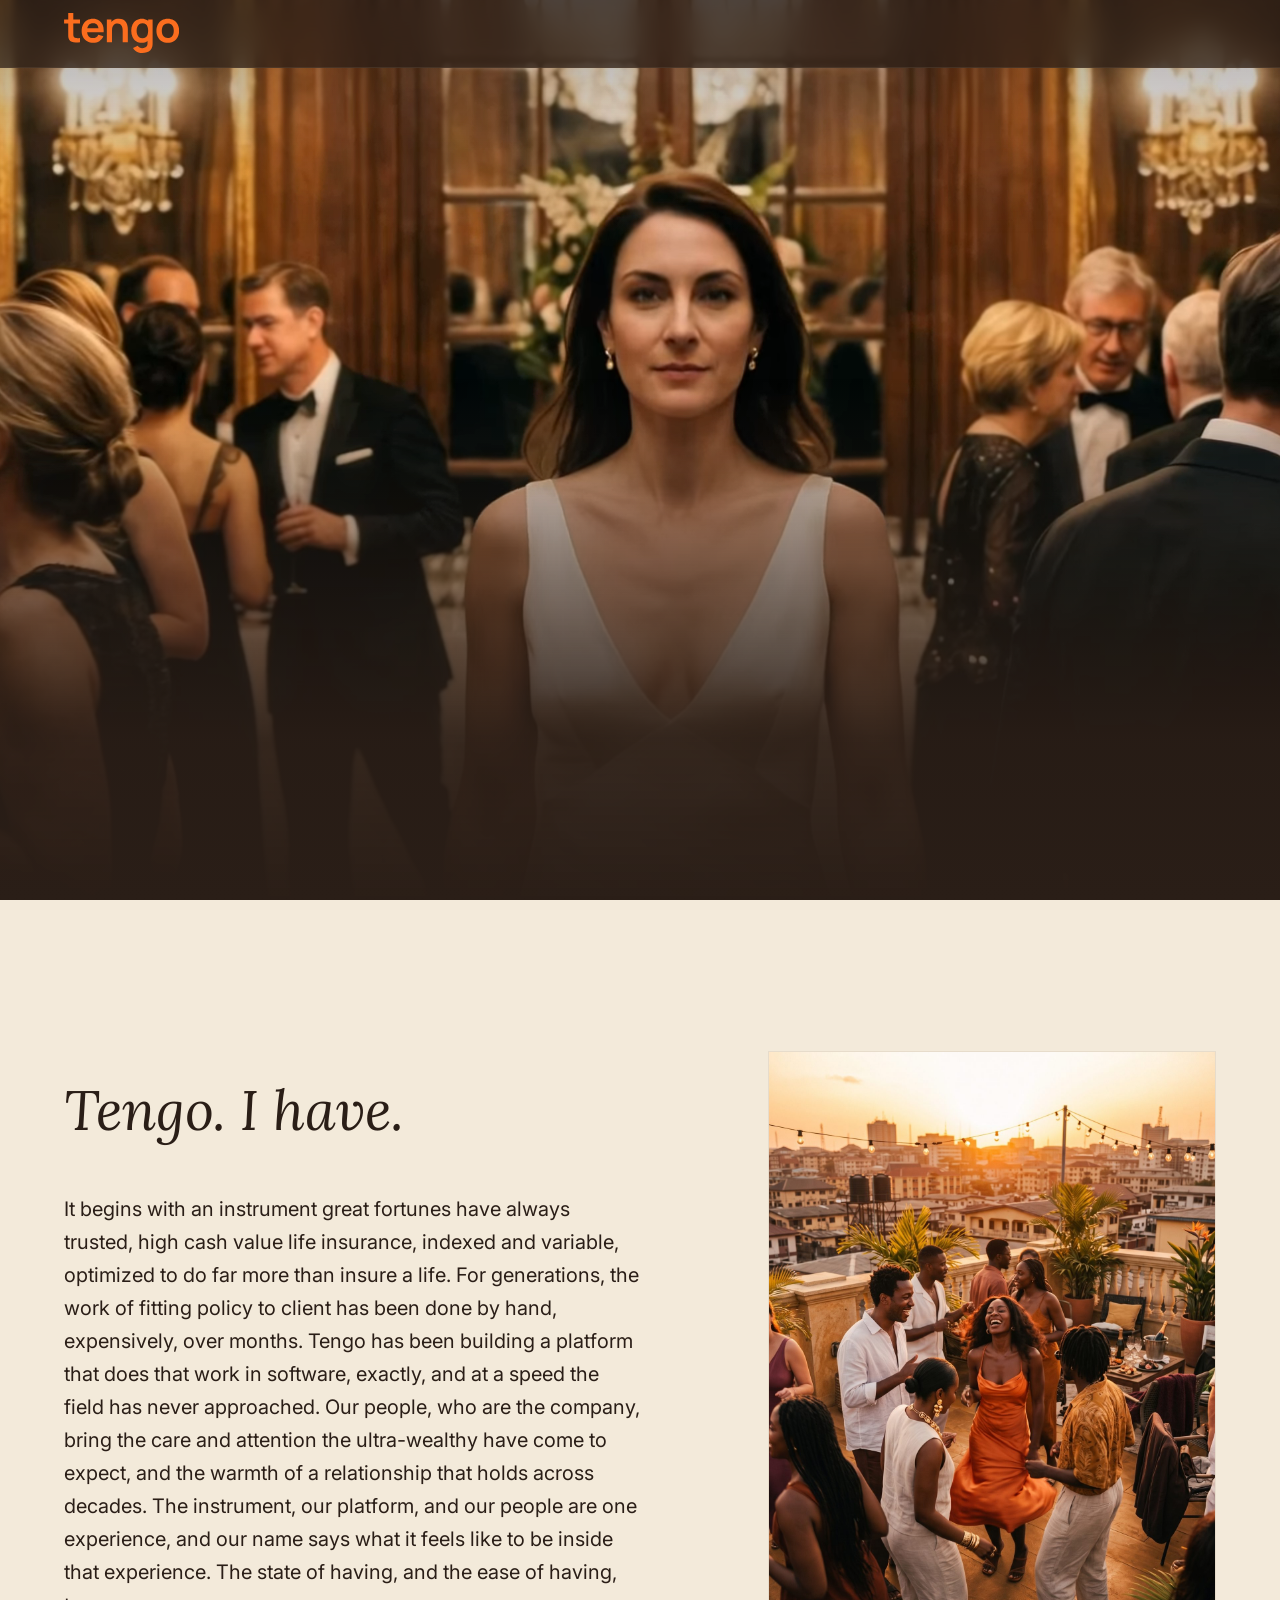
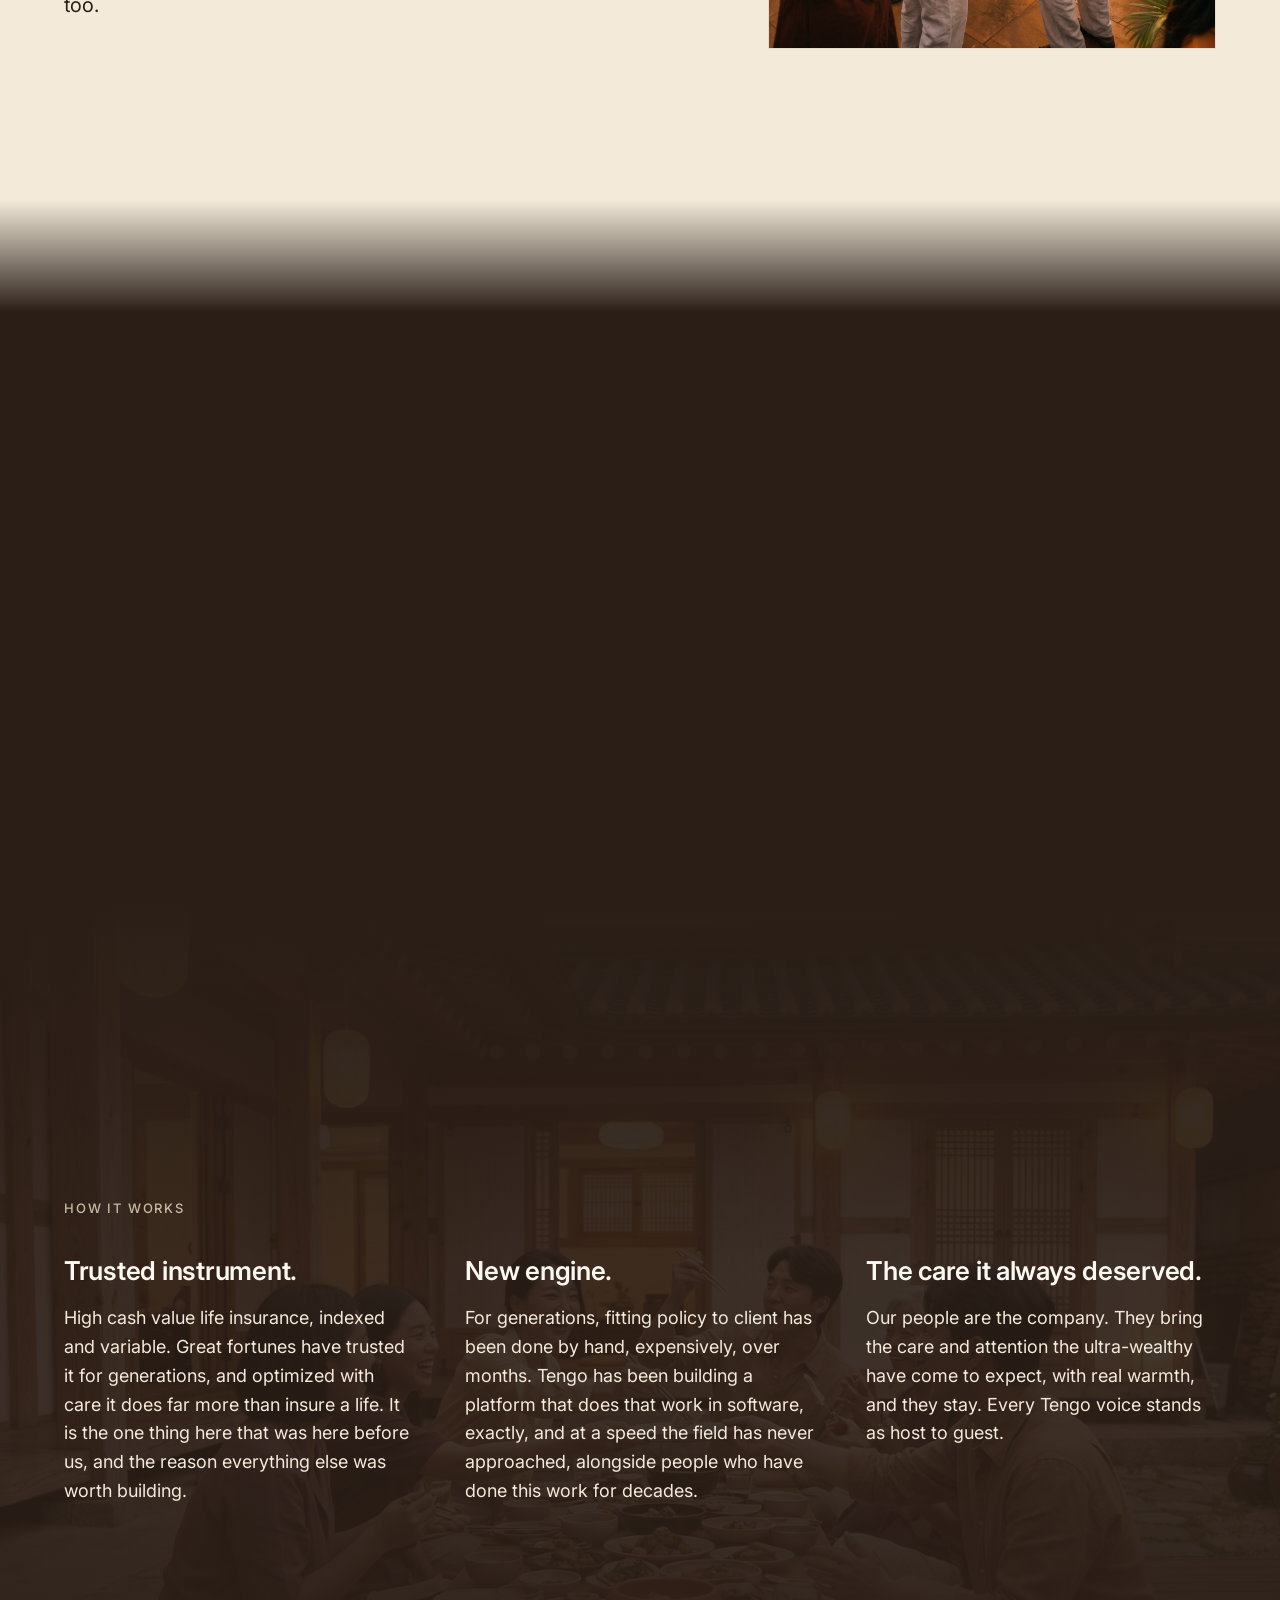
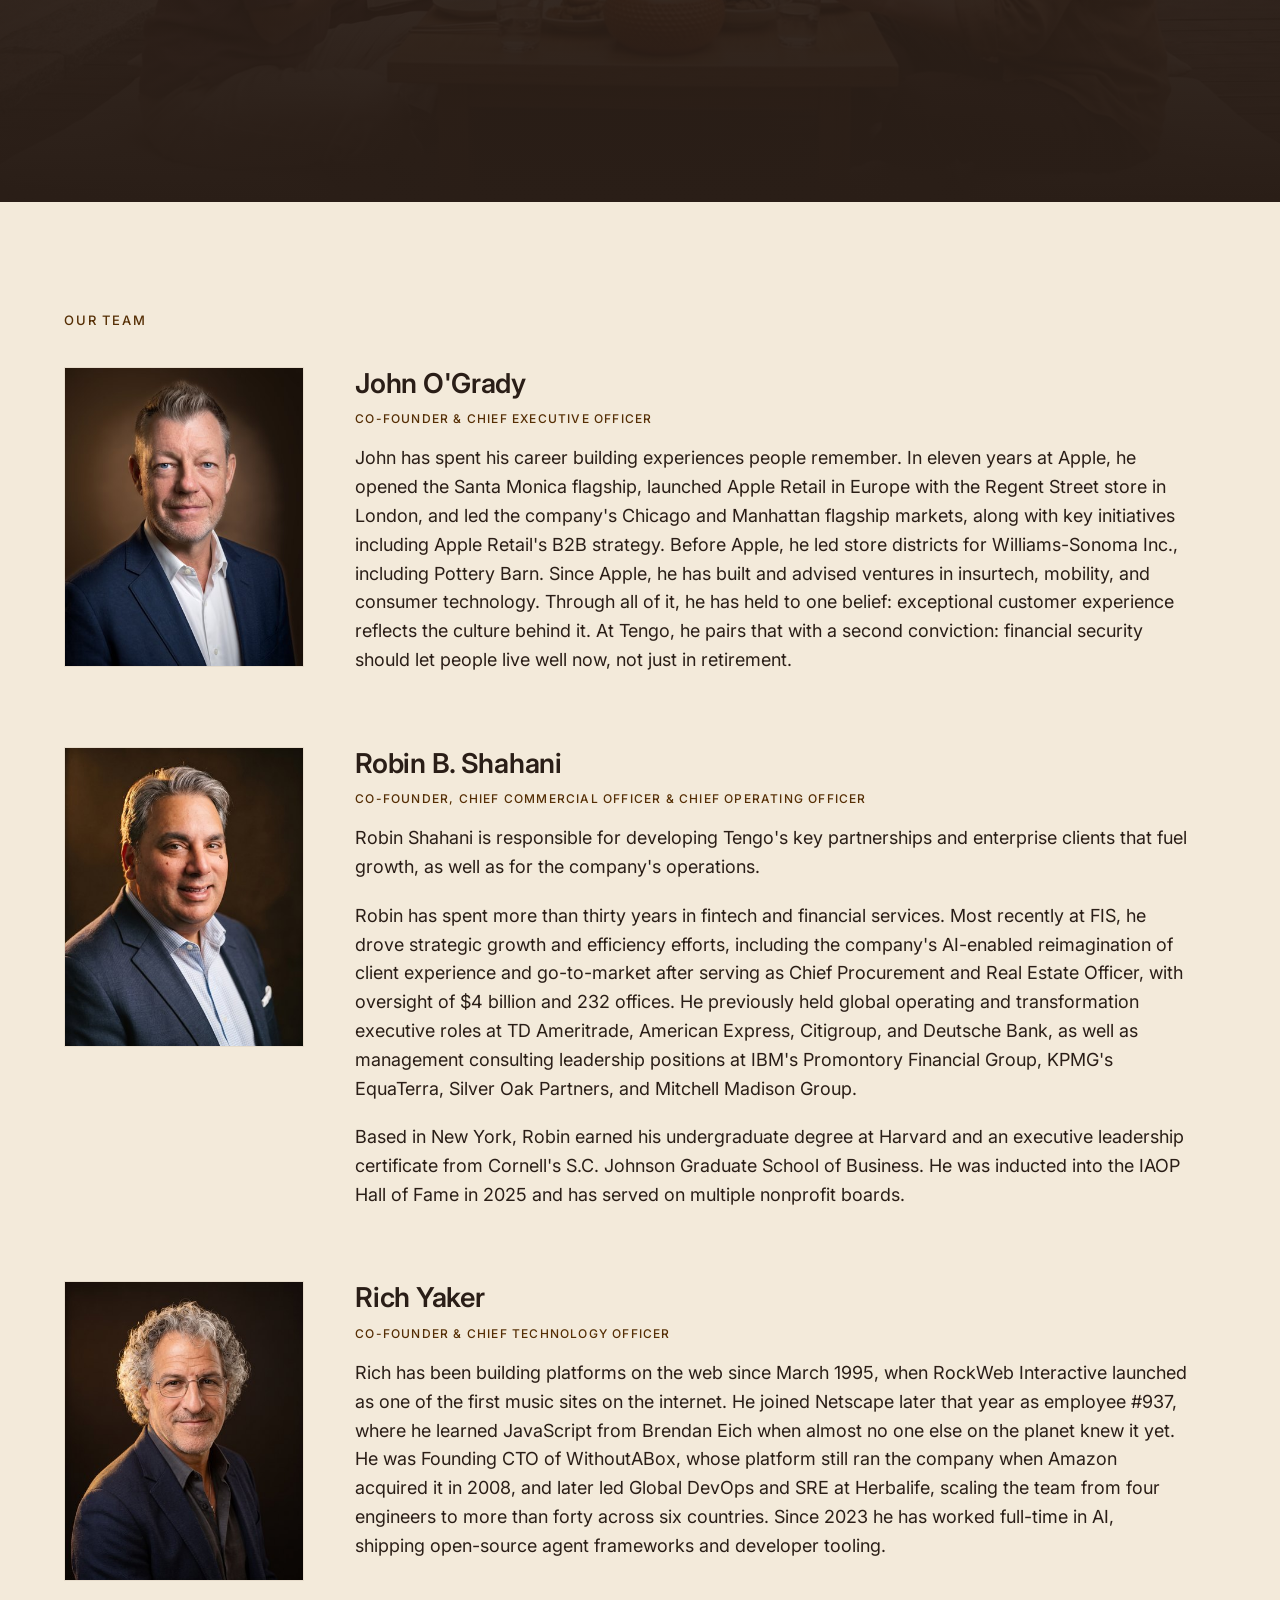
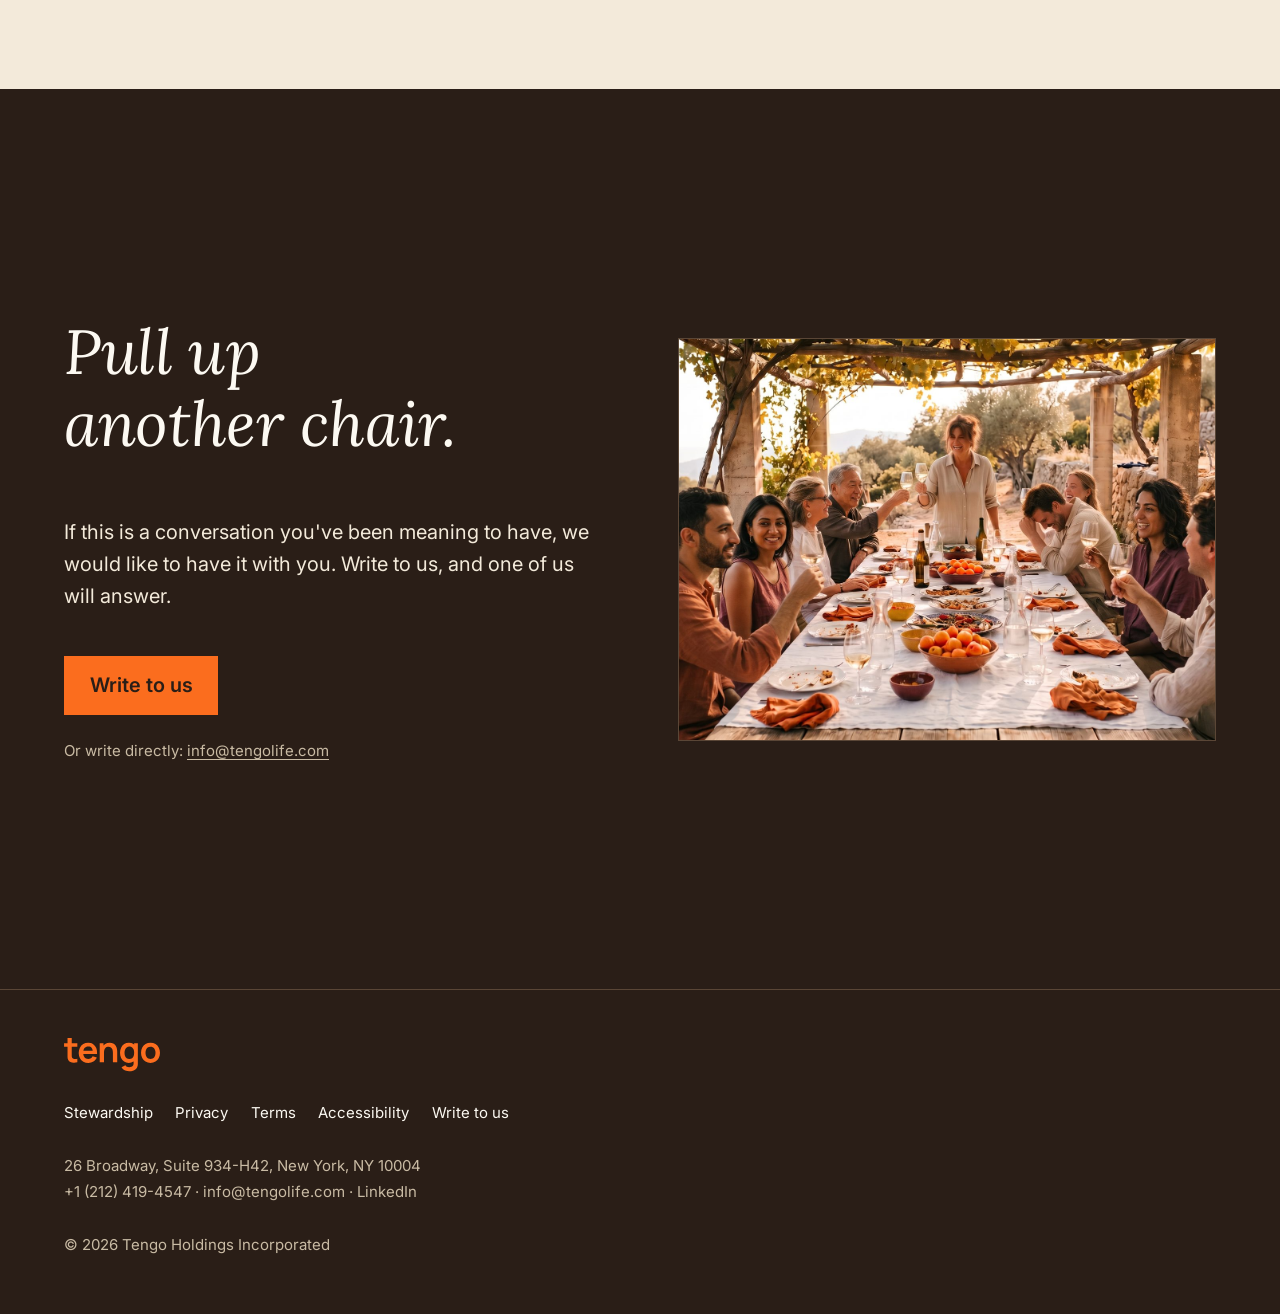
<file: index.html>
<!doctype html>
<html lang="en">
<head>
<meta charset="utf-8">
<script>document.documentElement.className+=' js';</script>
<meta name="viewport" content="width=device-width, initial-scale=1, viewport-fit=cover">
<title>Tengo</title>
<link rel="icon" href="/favicon.ico" sizes="any">
<link rel="icon" href="/favicon-32.png" type="image/png" sizes="32x32">
<link rel="apple-touch-icon" href="/apple-touch-icon.png">
<meta name="description" content="The permanent and variable life insurance great fortunes have always trusted. Tengo rewrites everything around it.">
<meta name="color-scheme" content="dark">
<meta name="theme-color" content="#2A1E17">

<!-- Handoff note for Rich: fonts load from Google so this previews anywhere. On
     tengolife.com, replace the <link> below with the Style Guide's tengo_tokens.css
     (self-hosted @font-face) and drop the :root palette block that duplicates it.
     The wordmark is the Style Guide artwork, inlined. The arrival sequence is in media/;
     its poster is its own last frame. Portraits are img/portrait-*.jpg (see README-handoff.md). -->
<link rel="preconnect" href="https://fonts.googleapis.com">
<link rel="preconnect" href="https://fonts.gstatic.com" crossorigin>
<link href="https://fonts.googleapis.com/css2?family=Inter:ital,wght@0,400;0,500;0,600;1,400&family=Lora:ital,wght@0,400;0,500;1,400;1,500&display=swap" rel="stylesheet">

<style>
/* ---------- Tengo brand tokens (Style Guide v2.2, visual.md) ---------- */
:root {
  --espresso:#2A1E17; --soft-dark:#3A2C22; --cocoa:#5A4636; --ivory:#FCF9F2; --cream:#F3EADA;
  --tan:#C9BBA4; --muted:#8A7C6B; --hairline:#E7DCCB; --tangerine:#FB6D1E; --ember:#B4552B;
  --warm-brown:#552E04; --plum:#5E3A5A; --mauve:#B98DB2;

  --ground:var(--espresso); --text:var(--ivory); --text-secondary:var(--cream); --text-quiet:var(--tan);
  --rule:var(--cocoa); --accent:var(--tangerine); --on-accent:var(--espresso); --focus:var(--tangerine);

  --font-display:"Lora", Georgia, serif;
  --font-body:"Inter","Helvetica Neue",Arial,system-ui,sans-serif;
  --gutter:clamp(16px,5vw,72px);
  --measure:36rem;
  --nav-h:4.25rem;
  color-scheme:dark;
}
/* A cream ground. Roles change on it. */
.cream {
  --ground:var(--cream); --text:var(--espresso); --text-secondary:var(--soft-dark); --text-quiet:var(--warm-brown);
  --rule:var(--hairline); --accent:var(--ember); --focus:var(--ember);
  background:var(--ground); color:var(--text);
}
.dark { background:var(--espresso); color:var(--ivory); }

/* ---------- Base ---------- */
*,*::before,*::after{box-sizing:border-box}
html{scroll-behavior:smooth}
@media (prefers-reduced-motion:reduce){html{scroll-behavior:auto}}
body{margin:0;background:var(--espresso);color:var(--ivory);font-family:var(--font-body);
  font-size:clamp(1.0625rem,0.95rem + 0.5vw,1.25rem);line-height:1.6;-webkit-font-smoothing:antialiased;overflow-x:hidden}
img{max-width:100%;display:block}
a{color:var(--accent);text-decoration-thickness:1px;text-underline-offset:.18em}
:focus-visible{outline:2px solid var(--focus);outline-offset:4px;border-radius:2px}
p{margin:0} p+p{margin-top:1.1em}
.display{font-family:var(--font-display);font-style:italic;font-weight:400;line-height:1.15;letter-spacing:-0.005em;text-wrap:balance}
.skip{position:absolute;left:var(--gutter);top:-4rem;background:var(--tangerine);color:var(--espresso);padding:.6rem 1rem;font-weight:600;z-index:30}
.skip:focus{top:1rem}
.inner{width:min(100%,72rem);margin-inline:auto}

/* ---------- Sticky nav ---------- */
.nav{position:fixed;inset:0 0 auto 0;height:var(--nav-h);z-index:20;
  display:flex;align-items:center;padding:0 var(--gutter);
  background:rgba(42,30,23,.72);-webkit-backdrop-filter:blur(14px);backdrop-filter:blur(14px);
  border-bottom:1px solid rgba(90,70,54,.45)}
.nav .wordmark{width:clamp(96px,9vw,124px);display:block}
.wordmark svg{width:100%;height:auto;display:block}

/* ---------- Screens ---------- */
.screen{min-height:100svh;display:grid;align-content:center;padding:clamp(5rem,12vh,9rem) var(--gutter)}
.h{font-size:clamp(2rem,1.4rem + 2.6vw,3.5rem);margin:0 0 .9em}
.label{font-family:var(--font-body);font-style:normal;font-weight:500;font-size:.8125rem;letter-spacing:.14em;text-transform:uppercase;color:var(--text-quiet);margin:0 0 2.25rem}
.strong{font-family:var(--font-body);font-style:normal;font-weight:600;letter-spacing:-0.01em;line-height:1.2}
.body{max-width:var(--measure)}
.body p{line-height:1.65}

/* Screen 1 — Arrival */
.arrival{position:relative;min-height:100svh;display:grid;align-content:end;padding:0;isolation:isolate}
/* Layers are all positive and explicit: Safari paints a negative-z-index <video> over its siblings. */
.arrival .sequence{position:absolute;inset:0;width:100%;height:100%;object-fit:cover;object-position:38% 50%;z-index:0;background:var(--espresso)}
/* The line and cue wait for the sea, then rise. */
.js .arrival .inner{opacity:0;transform:translateY(12px);transition:opacity .9s ease,transform .9s ease}
.arrival.arrived .inner{opacity:1;transform:none}
@media (prefers-reduced-motion:reduce){.arrival .inner{opacity:1;transform:none;transition:none}}
.arrival::after{content:"";position:absolute;inset:0;z-index:1;pointer-events:none;
  background:linear-gradient(to top,var(--espresso) 0%,rgba(42,30,23,.92) 18%,rgba(42,30,23,.55) 36%,rgba(42,30,23,0) 58%),
             linear-gradient(to bottom,rgba(42,30,23,.4) 0%,rgba(42,30,23,0) 26%)}
.arrival .inner{position:relative;z-index:2;padding:0 var(--gutter) clamp(2.5rem,7vh,5rem)}
.arrival .line{max-width:34ch;font-size:clamp(1.5rem,1.05rem + 1.8vw,2.5rem);color:var(--ivory);font-family:var(--font-display);font-style:normal;font-weight:400;line-height:1.22;letter-spacing:-0.005em}
.arrival .cue{margin-top:clamp(1.25rem,3vh,2rem);color:var(--tan);font-size:.875rem;letter-spacing:.08em;text-transform:uppercase}
/* Portrait phones: the whole frame, no side crop, set just under the wordmark bar on espresso, with the line beneath it. */
@media (max-width:700px) and (orientation:portrait){
  .arrival .sequence{object-fit:contain;object-position:50% var(--nav-h)}
  .arrival{align-content:start}
  .arrival .inner{padding-top:calc(var(--nav-h) + 56.25vw + 2.25rem)}
}

/* Screen 2 — What this is (cream, copy + inset) */
.what .inner{display:grid;gap:clamp(2.5rem,6vw,5rem);align-items:center}
@media (min-width:900px){.what .inner{grid-template-columns:minmax(0,7fr) minmax(0,5fr)}}
.what .inset{aspect-ratio:3/4;object-fit:cover;width:100%;border:1px solid var(--rule)}
@media (max-width:899px){.what .inset{aspect-ratio:4/3;max-height:60vh}}

/* Band — a full-bleed image breath, parallax where the device allows it */
.band{position:relative;min-height:78svh;background-size:cover;background-position:center 50%;background-repeat:no-repeat}
@media (min-width:900px) and (hover:hover) and (prefers-reduced-motion:no-preference){.band{background-attachment:fixed}}
.band::after{content:"";position:absolute;inset:0;background:linear-gradient(to bottom,var(--espresso) 0%,rgba(42,30,23,0) 18%,rgba(42,30,23,0) 82%,var(--espresso) 100%)}
.band.to-cream::after{background:linear-gradient(to bottom,var(--cream) 0%,rgba(243,234,218,0) 16%,rgba(42,30,23,0) 84%,var(--espresso) 100%)}
/* Portrait phones: the band shows the whole image at its own proportion instead of a centre crop. */
@media (max-width:700px) and (orientation:portrait){.band{min-height:0;aspect-ratio:1800/1005;background-size:100% auto;background-color:var(--espresso)}}

/* Screen 3 — How it works (espresso, three in a row, copy visible) */
.how{position:relative;isolation:isolate;overflow:hidden}
.how .bg{position:absolute;inset:0;z-index:-1;background-size:cover;background-position:center;opacity:.16;filter:saturate(.8)}
.how .veil{position:absolute;inset:0;z-index:-1;background:linear-gradient(to bottom,var(--espresso) 0%,rgba(42,30,23,.35) 40%,rgba(42,30,23,.35) 60%,var(--espresso) 100%)}
.tiles{display:grid;gap:clamp(2rem,4vw,3.5rem)}
@media (min-width:860px){.tiles{grid-template-columns:repeat(3,minmax(0,1fr))}}
.tile .t{font-size:clamp(1.25rem,1.05rem + .8vw,1.625rem);margin:0 0 .7em}
.tile p{font-size:clamp(1rem,.95rem + .25vw,1.125rem);line-height:1.6;color:var(--text-secondary)}

/* Screen 4 — The team (cream; portraits left, bios right, stacked) */
.team{display:grid;gap:clamp(2.5rem,6vw,4.5rem)}
.member{display:grid;gap:1.5rem;align-items:start}
@media (min-width:760px){.member{grid-template-columns:clamp(160px,22vw,240px) minmax(0,1fr);gap:clamp(2rem,4vw,3.5rem)}}
.member .photo{aspect-ratio:4/5;width:100%;max-width:240px;background:var(--hairline);border:1px solid var(--rule);
  display:grid;place-items:center;color:var(--warm-brown);font-size:.75rem;letter-spacing:.08em;text-transform:uppercase}
.member .photo img{width:100%;height:100%;object-fit:cover;display:block}
.member .photo-pending span{text-align:center;line-height:1.5}
.member .name{font-size:clamp(1.35rem,1.15rem + .7vw,1.75rem);margin:0 0 .35em}
.member .title{font-size:.75rem;letter-spacing:.1em;text-transform:uppercase;color:var(--text-quiet);margin:0 0 1rem;font-weight:500}
.member .bio{max-width:52rem}
.member .bio p{font-size:clamp(1rem,.95rem + .25vw,1.125rem)}

/* Screen 5 — Invitation (espresso; form + inset) */
.invite .inner{display:grid;gap:clamp(2.5rem,6vw,5rem);align-items:center}
@media (min-width:900px){.invite .inner{grid-template-columns:minmax(0,6fr) minmax(0,6fr)}}
.invite .h{font-size:clamp(2.25rem,1.5rem + 3vw,4rem)}
.invite .lead{max-width:var(--measure);color:var(--text-secondary);margin-bottom:2.25rem}
.invite .inset{width:100%;aspect-ratio:4/3;object-fit:cover;border:1px solid var(--rule)}
.form{display:grid;gap:1.25rem;max-width:30rem}
.field{display:grid;gap:.4rem}
.field label{font-size:.8rem;letter-spacing:.08em;text-transform:uppercase;color:var(--tan);font-weight:500}
.field input{font:inherit;color:var(--ivory);background:transparent;border:0;border-bottom:1px solid var(--cocoa);padding:.6rem 0;border-radius:0}
.field input:focus{outline:none;border-bottom-color:var(--tangerine)}
.button{display:inline-block;font:inherit;font-weight:600;background:var(--tangerine);color:var(--espresso);border:0;padding:.85rem 1.6rem;cursor:pointer;text-decoration:none;margin-top:.5rem}
.invite .addr{margin-top:1.5rem;color:var(--tan);font-size:.9375rem}
.invite .addr a{color:var(--tan)} .invite .addr a:hover{color:var(--ivory)}
.button:hover{background:#ff7f3a}


/* Consent — a quiet bar, espresso on cream, shown once; analytics load only on yes. */
.consent{position:fixed;right:var(--gutter);top:calc(var(--nav-h) + 1.25rem);z-index:25;width:min(26rem,calc(100vw - 2*var(--gutter)));
  background:var(--cream);color:var(--espresso);border:1px solid var(--hairline);
  padding:1.1rem 1.25rem;display:none;gap:.9rem;flex-direction:column;align-items:stretch;
  box-shadow:0 12px 40px rgba(0,0,0,.35)}
.consent[data-open]{display:flex;animation:consent-in .5s ease both}
@keyframes consent-in{from{opacity:0;transform:translateY(8px)}to{opacity:1;transform:none}}
@media (prefers-reduced-motion:reduce){.consent[data-open]{animation:none}}
.consent p{margin:0;font-size:.9375rem;line-height:1.5}
.consent p a{color:var(--ember)}
.consent .acts{display:flex;gap:.6rem;justify-content:flex-end}
.consent button{font:inherit;font-size:.9375rem;font-weight:600;padding:.6rem 1rem;cursor:pointer;border-radius:0}
.consent .yes{background:var(--tangerine);color:var(--espresso);border:1px solid var(--tangerine)}
.consent .yes:hover{background:#ff7f3a}
.consent .no{background:transparent;color:var(--espresso);border:1px solid var(--warm-brown)}
.consent .no:hover{background:rgba(85,46,4,.08)}
.consent :focus-visible{outline:2px solid var(--ember);outline-offset:3px}
@media (max-width:600px){.consent{right:12px;left:12px;width:auto;top:auto;bottom:12px}}

/* Footer */
.footer{border-top:1px solid var(--cocoa);padding:3rem var(--gutter) 3.5rem;color:var(--tan);font-size:.9375rem;line-height:1.7}
.footer .inner{display:grid;gap:1.75rem}
.footer .wordmark{width:96px}
.footer nav ul{list-style:none;margin:0;padding:0;display:flex;flex-wrap:wrap;gap:.4rem 1.4rem}
.footer nav a{color:var(--ivory);text-decoration:none}
.footer nav a:hover{color:var(--tangerine);text-decoration:underline}
.footer address{font-style:normal}
.footer address a{color:var(--tan);text-decoration:none}
.footer address a:hover{color:var(--ivory)}
</style>
</head>
<body>
<a class="skip" href="#what">Skip to content</a>

<div class="nav">
  <a class="wordmark" href="#arrival" aria-label="Tengo home"><svg xmlns="http://www.w3.org/2000/svg" viewBox="0 0 1135 395" role="img" aria-labelledby="tengo-wordmark-title-0">
  <title id="tengo-wordmark-title-0">tengo</title>
  <path fill="#FB6D1E" fill-rule="evenodd" d="M1120.842,237.166 C1111.467,255.014 1098.375,268.973 1081.571,279.041 C1064.765,289.109 1045.113,294.145 1022.613,294.145 C1000.113,294.145 980.458,289.074 963.654,278.937 C946.848,268.800 933.827,254.806 924.592,236.958 C915.354,219.113 910.738,198.592 910.738,175.395 C910.738,151.785 915.458,131.092 924.905,113.312 C934.348,95.535 947.473,81.645 964.279,71.645 C981.083,61.645 1000.529,56.645 1022.613,56.645 C1045.250,56.645 1064.973,61.717 1081.779,71.854 C1098.583,81.994 1111.640,95.988 1120.946,113.833 C1130.250,131.681 1134.904,152.202 1134.904,175.395 C1134.904,198.729 1130.217,219.321 1120.842,237.166 ZM1066.988,123.208 C1057.125,110.223 1042.333,103.729 1022.613,103.729 C1009.140,103.729 998.062,106.749 989.384,112.791 C980.702,118.833 974.279,127.238 970.113,137.999 C965.946,148.764 963.863,161.229 963.863,175.395 C963.863,197.202 968.827,214.598 978.759,227.583 C988.687,240.571 1003.306,247.062 1022.613,247.062 C1042.613,247.062 1057.473,240.395 1067.196,227.062 C1076.916,213.729 1081.779,196.509 1081.779,175.395 C1081.779,153.592 1076.848,136.196 1066.988,123.208 ZM870.113,330.395 C866.779,344.979 860.389,356.958 850.946,366.333 C841.500,375.708 829.800,382.687 815.842,387.270 C801.884,391.854 786.431,394.145 769.488,394.145 C756.988,394.145 745.009,392.199 733.550,388.312 C722.092,384.422 711.779,378.833 702.613,371.541 C693.446,364.249 685.946,355.464 680.113,345.187 L726.363,322.270 C730.666,330.464 736.744,336.541 744.592,340.499 C752.437,344.458 760.806,346.437 769.696,346.437 C780.113,346.437 789.416,344.594 797.613,340.916 C805.806,337.234 812.160,331.818 816.675,324.666 C821.187,317.511 823.306,308.589 823.029,297.895 L823.029,276.548 C822.141,277.220 821.238,277.877 820.321,278.520 C805.458,288.937 787.056,294.145 765.113,294.145 C744.416,294.145 726.363,288.937 710.946,278.520 C695.529,268.104 683.583,253.937 675.113,236.020 C666.639,218.104 662.404,197.895 662.404,175.395 C662.404,152.619 666.675,132.306 675.217,114.458 C683.759,96.613 695.875,82.514 711.571,72.166 C727.264,61.821 745.738,56.645 766.988,56.645 C788.375,56.645 806.327,61.821 820.842,72.166 C823.803,74.278 826.610,76.555 829.279,78.982 L829.279,62.895 L873.238,62.895 L873.238,298.729 C873.238,304.422 872.994,309.874 872.509,315.083 C872.020,320.291 871.223,325.395 870.113,330.395 ZM823.550,136.749 C819.729,125.708 813.791,117.098 805.738,110.916 C797.681,104.738 787.264,101.645 774.488,101.645 C761.014,101.645 749.904,104.946 741.154,111.541 C732.404,118.139 725.946,127.029 721.779,138.208 C717.613,149.389 715.529,161.785 715.529,175.395 C715.529,189.145 717.577,201.613 721.675,212.791 C725.770,223.973 732.056,232.827 740.529,239.354 C748.1000,245.884 759.764,249.145 772.821,249.145 C786.291,249.145 797.160,246.056 805.425,239.874 C813.687,233.696 819.729,225.050 823.550,213.937 C827.369,202.827 829.279,189.979 829.279,175.395 C829.279,160.675 827.369,147.791 823.550,136.749 ZM578.238,179.562 C578.238,172.479 577.750,164.634 576.779,156.020 C575.806,147.410 573.550,139.113 570.009,131.124 C566.467,123.139 561.187,116.577 554.175,111.437 C547.160,106.300 537.681,103.729 525.738,103.729 C519.348,103.729 513.029,104.770 506.779,106.854 C500.529,108.937 494.869,112.514 489.800,117.583 C484.729,122.654 480.666,129.598 477.613,138.416 C474.556,147.238 473.029,158.520 473.029,172.270 L473.029,287.895 L422.196,287.895 L422.196,62.895 L466.988,62.895 L466.988,87.892 C472.718,81.119 479.447,75.246 487.196,70.291 C501.640,61.056 519.416,56.437 540.529,56.437 C557.196,56.437 570.946,59.217 581.779,64.770 C592.613,70.327 601.223,77.410 607.613,86.020 C613.1000,94.634 618.723,103.800 621.779,113.520 C624.833,123.244 626.812,132.446 627.717,141.124 C628.619,149.806 629.071,156.854 629.071,162.270 L629.071,287.895 L578.238,287.895 L578.238,179.562 ZM365.946,189.354 L340.738,189.354 L227.695,189.354 C229.382,205.503 234.137,218.498 241.988,228.312 C251.988,240.812 266.571,247.062 285.738,247.062 C298.098,247.062 308.759,244.321 317.717,238.833 C326.675,233.348 333.583,225.395 338.446,214.979 L388.029,229.979 C379.416,250.259 366.119,266.020 348.134,277.270 C330.145,288.520 310.321,294.145 288.654,294.145 C265.875,294.145 245.875,289.214 228.654,279.354 C211.431,269.494 197.994,255.812 188.342,238.312 C178.687,220.812 173.863,200.675 173.863,177.895 C173.863,153.312 178.583,131.958 188.030,113.833 C197.473,95.708 210.598,81.645 227.404,71.645 C244.208,61.645 263.654,56.645 285.738,56.645 C309.071,56.645 328.895,62.098 345.217,72.999 C361.535,83.904 373.654,99.285 381.571,119.145 C389.488,139.009 392.473,162.410 390.529,189.354 L365.946,189.354 ZM327.821,117.479 C319.348,106.229 306.015,100.604 287.821,100.604 C267.265,100.604 251.988,106.958 241.988,119.666 C235.564,127.830 231.215,138.430 228.918,151.437 L339.554,151.437 C337.739,136.798 333.835,125.466 327.821,117.479 ZM113.967,291.541 C99.729,291.193 86.988,288.553 75.738,283.624 C64.488,278.696 55.946,270.884 50.113,260.187 C44.973,250.467 42.265,240.535 41.988,230.395 C41.708,220.259 41.571,208.800 41.571,196.020 L41.571,102.270 L0.738,102.270 L0.738,62.895 L41.571,62.895 L41.571,0.395 L91.571,0.395 L91.571,62.895 L157.613,62.895 L157.613,102.270 L91.571,102.270 L91.571,193.104 C91.571,202.134 91.675,210.050 91.884,216.854 C92.092,223.660 93.515,229.217 96.154,233.520 C101.154,241.854 109.140,246.509 120.113,247.479 C131.083,248.452 143.583,247.895 157.613,245.812 L157.613,287.895 C142.750,290.672 128.202,291.886 113.967,291.541 Z"/>
</svg></a>
</div>

<!-- ============ Screen 1 · Arrival ============ -->
<header class="arrival" id="arrival">
  <!-- The arrival sequence: the room, the eye, the sea. Plays once per visit (24h), holds on its last
       frame, and is replaced by that frame for anyone with reduced motion. Poster = the final frame. -->
  <video class="sequence" id="arrival-video" muted playsinline preload="auto" poster="media/arrival-poster.jpg"
         aria-label="A woman walks out of a crowded ballroom; the camera moves into her eye and arrives on friends leaping from a sailboat into the sea at golden hour.">
    <source src="media/arrival-sequence.webm" type="video/webm">
    <source src="media/arrival-sequence.mp4" type="video/mp4" media="(min-width: 700px)">
    <source src="media/arrival-sequence-720.mp4" type="video/mp4">
  </video>
  <div class="inner">
    <p class="line">The permanent and variable life insurance great fortunes have always trusted. Tengo rewrites everything around it: how it's built, how it's held, and how it feels to hold.</p>
    <p class="cue" aria-hidden="true">Scroll</p>
  </div>
</header>

<main>

<!-- ============ Screen 2 · What this is ============ -->
<section class="screen cream what" id="what" aria-labelledby="what-h">
  <div class="inner">
    <div>
      <h1 class="display h" id="what-h">Tengo. I&nbsp;have.</h1>
      <div class="body">
        <p>It begins with an instrument great fortunes have always trusted, high cash value life insurance, indexed and variable, optimized to do far more than insure a life. For generations, the work of fitting policy to client has been done by hand, expensively, over months. Tengo has been building a platform that does that work in software, exactly, and at a speed the field has never approached. Our people, who are the company, bring the care and attention the ultra-wealthy have come to expect, and the warmth of a relationship that holds across decades. The instrument, our platform, and our people are one experience, and our name says what it feels like to be inside that experience. The state of having, and the ease of having, too.</p>
      </div>
    </div>
    <img class="inset" src="img/the-rooftop.jpg" alt="Friends dancing on a rooftop at dusk, a city behind them, one in an orange dress mid-turn." loading="lazy">
  </div>
</section>

<!-- ============ Band ============ -->
<div class="band to-cream" style="background-image:url('img/the-season.jpg')" role="img" aria-label="Guests arriving through the tall open doors of a sunlit hall by the sea."></div>

<!-- ============ Screen 3 · How it works ============ -->
<section class="screen dark how" id="how" aria-labelledby="how-h">
  <div class="bg" style="background-image:url('img/the-courtyard-dinner.jpg')" aria-hidden="true"></div>
  <div class="veil" aria-hidden="true"></div>
  <div class="inner">
    <h2 class="label" id="how-h">How it works</h2>
    <div class="tiles">
      <div class="tile">
        <h3 class="strong t">Trusted instrument.</h3>
        <p>High cash value life insurance, indexed and variable. Great fortunes have trusted it for generations, and optimized with care it does far more than insure a life. It is the one thing here that was here before us, and the reason everything else was worth building.</p>
      </div>
      <div class="tile">
        <h3 class="strong t">New engine.</h3>
        <p>For generations, fitting policy to client has been done by hand, expensively, over months. Tengo has been building a platform that does that work in software, exactly, and at a speed the field has never approached, alongside people who have done this work for decades.</p>
      </div>
      <div class="tile">
        <h3 class="strong t">The care it always deserved.</h3>
        <p>Our people are the company. They bring the care and attention the ultra-wealthy have come to expect, with real warmth, and they stay. Every Tengo voice stands as host to guest.</p>
      </div>
    </div>
  </div>
</section>

<!-- ============ Screen 4 · The team ============ -->
<section class="screen cream" id="team" aria-labelledby="team-h">
  <div class="inner">
    <h2 class="label" id="team-h">Our team</h2>
    <div class="team">

      <article class="member">
        <div class="photo"><img src="img/portrait-john.jpg" srcset="img/portrait-john-400.jpg 400w, img/portrait-john.jpg 800w" sizes="(min-width: 760px) 240px, 60vw" width="800" height="1000" alt="John O'Grady" loading="lazy"></div>
        <div>
          <h3 class="strong name">John O'Grady</h3>
          <p class="title">Co-Founder &amp; Chief Executive Officer</p>
          <div class="bio">
            <p>John has spent his career building experiences people remember. In eleven years at Apple, he opened the Santa Monica flagship, launched Apple Retail in Europe with the Regent Street store in London, and led the company's Chicago and Manhattan flagship markets, along with key initiatives including Apple Retail's B2B strategy. Before Apple, he led store districts for Williams-Sonoma Inc., including Pottery Barn. Since Apple, he has built and advised ventures in insurtech, mobility, and consumer technology. Through all of it, he has held to one belief: exceptional customer experience reflects the culture behind it. At Tengo, he pairs that with a second conviction: financial security should let people live well now, not just in retirement.</p>
          </div>
        </div>
      </article>

      <article class="member">
        <div class="photo"><img src="img/portrait-robin.jpg" srcset="img/portrait-robin-400.jpg 400w, img/portrait-robin.jpg 800w" sizes="(min-width: 760px) 240px, 60vw" width="800" height="1000" alt="Robin B. Shahani" loading="lazy"></div>
        <div>
          <h3 class="strong name">Robin B. Shahani</h3>
          <p class="title">Co-Founder, Chief Commercial Officer &amp; Chief Operating Officer</p>
          <div class="bio">
            <p>Robin Shahani is responsible for developing Tengo's key partnerships and enterprise clients that fuel growth, as well as for the company's operations.</p>
            <p>Robin has spent more than thirty years in fintech and financial services. Most recently at FIS, he drove strategic growth and efficiency efforts, including the company's AI-enabled reimagination of client experience and go-to-market after serving as Chief Procurement and Real Estate Officer, with oversight of $4 billion and 232 offices. He previously held global operating and transformation executive roles at TD Ameritrade, American Express, Citigroup, and Deutsche Bank, as well as management consulting leadership positions at IBM's Promontory Financial Group, KPMG's EquaTerra, Silver Oak Partners, and Mitchell Madison Group.</p>
            <p>Based in New York, Robin earned his undergraduate degree at Harvard and an executive leadership certificate from Cornell's S.C. Johnson Graduate School of Business. He was inducted into the IAOP Hall of Fame in 2025 and has served on multiple nonprofit boards.</p>
          </div>
        </div>
      </article>

      <article class="member">
        <div class="photo"><img src="img/portrait-rich.jpg" srcset="img/portrait-rich-400.jpg 400w, img/portrait-rich.jpg 800w" sizes="(min-width: 760px) 240px, 60vw" width="800" height="1000" alt="Rich Yaker" loading="lazy"></div>
        <div>
          <h3 class="strong name">Rich Yaker</h3>
          <p class="title">Co-Founder &amp; Chief Technology Officer</p>
          <div class="bio">
            <p>Rich has been building platforms on the web since March 1995, when RockWeb Interactive launched as one of the first music sites on the internet. He joined Netscape later that year as employee #937, where he learned JavaScript from Brendan Eich when almost no one else on the planet knew it yet. He was Founding CTO of WithoutABox, whose platform still ran the company when Amazon acquired it in 2008, and later led Global DevOps and SRE at Herbalife, scaling the team from four engineers to more than forty across six countries. Since 2023 he has worked full-time in AI, shipping open-source agent frameworks and developer tooling.</p>
          </div>
        </div>
      </article>

    </div>
  </div>
</section>

<!-- ============ Screen 5 · Invitation ============ -->
<section class="screen dark invite" id="write" aria-labelledby="write-h">
  <div class="inner">
    <div>
      <h2 class="display h" id="write-h">Pull up another chair.</h2>
      <p class="lead">If this is a conversation you've been meaning to have, we would like to have it with you. Write to us, and one of us will answer.</p>
      <!-- The button opens the visitor's own mail client, addressed to us with the invitation as its subject. Nothing is collected on the site. -->
      <p><a class="button" href="mailto:info@tengolife.com?subject=Pull%20up%20another%20chair">Write to us</a></p>
      <p class="addr">Or write directly: <a href="mailto:info@tengolife.com">info@tengolife.com</a></p>
    </div>
    <img class="inset" src="img/the-long-table.jpg" alt="Friends and family at a long outdoor table under vines, mid-toast, with room for one more." loading="lazy">
  </div>
</section>


<!-- Consent. Shown on first visit; the choice is remembered in this browser. Nothing loads until yes. -->
<div class="consent" id="consent" role="dialog" aria-live="polite" aria-label="Analytics">
  <p>We'd like to use Google Analytics to understand how this site is used. It sets a cookie and sends a record of your visit to Google. Your choice is remembered, and you can change it on our <a href="stewardship.html#analytics">Stewardship</a> page.</p>
  <div class="acts">
    <button class="no" type="button" data-consent="no">No thanks</button>
    <button class="yes" type="button" data-consent="yes">That's fine</button>
  </div>
</div>
</main>

<!-- ============ Footer ============ -->
<footer class="footer">
  <div class="inner">
    <a class="wordmark" href="#arrival" aria-label="Tengo home"><svg xmlns="http://www.w3.org/2000/svg" viewBox="0 0 1135 395" role="img" aria-labelledby="tengo-wordmark-title-1">
  <title id="tengo-wordmark-title-1">tengo</title>
  <path fill="#FB6D1E" fill-rule="evenodd" d="M1120.842,237.166 C1111.467,255.014 1098.375,268.973 1081.571,279.041 C1064.765,289.109 1045.113,294.145 1022.613,294.145 C1000.113,294.145 980.458,289.074 963.654,278.937 C946.848,268.800 933.827,254.806 924.592,236.958 C915.354,219.113 910.738,198.592 910.738,175.395 C910.738,151.785 915.458,131.092 924.905,113.312 C934.348,95.535 947.473,81.645 964.279,71.645 C981.083,61.645 1000.529,56.645 1022.613,56.645 C1045.250,56.645 1064.973,61.717 1081.779,71.854 C1098.583,81.994 1111.640,95.988 1120.946,113.833 C1130.250,131.681 1134.904,152.202 1134.904,175.395 C1134.904,198.729 1130.217,219.321 1120.842,237.166 ZM1066.988,123.208 C1057.125,110.223 1042.333,103.729 1022.613,103.729 C1009.140,103.729 998.062,106.749 989.384,112.791 C980.702,118.833 974.279,127.238 970.113,137.999 C965.946,148.764 963.863,161.229 963.863,175.395 C963.863,197.202 968.827,214.598 978.759,227.583 C988.687,240.571 1003.306,247.062 1022.613,247.062 C1042.613,247.062 1057.473,240.395 1067.196,227.062 C1076.916,213.729 1081.779,196.509 1081.779,175.395 C1081.779,153.592 1076.848,136.196 1066.988,123.208 ZM870.113,330.395 C866.779,344.979 860.389,356.958 850.946,366.333 C841.500,375.708 829.800,382.687 815.842,387.270 C801.884,391.854 786.431,394.145 769.488,394.145 C756.988,394.145 745.009,392.199 733.550,388.312 C722.092,384.422 711.779,378.833 702.613,371.541 C693.446,364.249 685.946,355.464 680.113,345.187 L726.363,322.270 C730.666,330.464 736.744,336.541 744.592,340.499 C752.437,344.458 760.806,346.437 769.696,346.437 C780.113,346.437 789.416,344.594 797.613,340.916 C805.806,337.234 812.160,331.818 816.675,324.666 C821.187,317.511 823.306,308.589 823.029,297.895 L823.029,276.548 C822.141,277.220 821.238,277.877 820.321,278.520 C805.458,288.937 787.056,294.145 765.113,294.145 C744.416,294.145 726.363,288.937 710.946,278.520 C695.529,268.104 683.583,253.937 675.113,236.020 C666.639,218.104 662.404,197.895 662.404,175.395 C662.404,152.619 666.675,132.306 675.217,114.458 C683.759,96.613 695.875,82.514 711.571,72.166 C727.264,61.821 745.738,56.645 766.988,56.645 C788.375,56.645 806.327,61.821 820.842,72.166 C823.803,74.278 826.610,76.555 829.279,78.982 L829.279,62.895 L873.238,62.895 L873.238,298.729 C873.238,304.422 872.994,309.874 872.509,315.083 C872.020,320.291 871.223,325.395 870.113,330.395 ZM823.550,136.749 C819.729,125.708 813.791,117.098 805.738,110.916 C797.681,104.738 787.264,101.645 774.488,101.645 C761.014,101.645 749.904,104.946 741.154,111.541 C732.404,118.139 725.946,127.029 721.779,138.208 C717.613,149.389 715.529,161.785 715.529,175.395 C715.529,189.145 717.577,201.613 721.675,212.791 C725.770,223.973 732.056,232.827 740.529,239.354 C748.1000,245.884 759.764,249.145 772.821,249.145 C786.291,249.145 797.160,246.056 805.425,239.874 C813.687,233.696 819.729,225.050 823.550,213.937 C827.369,202.827 829.279,189.979 829.279,175.395 C829.279,160.675 827.369,147.791 823.550,136.749 ZM578.238,179.562 C578.238,172.479 577.750,164.634 576.779,156.020 C575.806,147.410 573.550,139.113 570.009,131.124 C566.467,123.139 561.187,116.577 554.175,111.437 C547.160,106.300 537.681,103.729 525.738,103.729 C519.348,103.729 513.029,104.770 506.779,106.854 C500.529,108.937 494.869,112.514 489.800,117.583 C484.729,122.654 480.666,129.598 477.613,138.416 C474.556,147.238 473.029,158.520 473.029,172.270 L473.029,287.895 L422.196,287.895 L422.196,62.895 L466.988,62.895 L466.988,87.892 C472.718,81.119 479.447,75.246 487.196,70.291 C501.640,61.056 519.416,56.437 540.529,56.437 C557.196,56.437 570.946,59.217 581.779,64.770 C592.613,70.327 601.223,77.410 607.613,86.020 C613.1000,94.634 618.723,103.800 621.779,113.520 C624.833,123.244 626.812,132.446 627.717,141.124 C628.619,149.806 629.071,156.854 629.071,162.270 L629.071,287.895 L578.238,287.895 L578.238,179.562 ZM365.946,189.354 L340.738,189.354 L227.695,189.354 C229.382,205.503 234.137,218.498 241.988,228.312 C251.988,240.812 266.571,247.062 285.738,247.062 C298.098,247.062 308.759,244.321 317.717,238.833 C326.675,233.348 333.583,225.395 338.446,214.979 L388.029,229.979 C379.416,250.259 366.119,266.020 348.134,277.270 C330.145,288.520 310.321,294.145 288.654,294.145 C265.875,294.145 245.875,289.214 228.654,279.354 C211.431,269.494 197.994,255.812 188.342,238.312 C178.687,220.812 173.863,200.675 173.863,177.895 C173.863,153.312 178.583,131.958 188.030,113.833 C197.473,95.708 210.598,81.645 227.404,71.645 C244.208,61.645 263.654,56.645 285.738,56.645 C309.071,56.645 328.895,62.098 345.217,72.999 C361.535,83.904 373.654,99.285 381.571,119.145 C389.488,139.009 392.473,162.410 390.529,189.354 L365.946,189.354 ZM327.821,117.479 C319.348,106.229 306.015,100.604 287.821,100.604 C267.265,100.604 251.988,106.958 241.988,119.666 C235.564,127.830 231.215,138.430 228.918,151.437 L339.554,151.437 C337.739,136.798 333.835,125.466 327.821,117.479 ZM113.967,291.541 C99.729,291.193 86.988,288.553 75.738,283.624 C64.488,278.696 55.946,270.884 50.113,260.187 C44.973,250.467 42.265,240.535 41.988,230.395 C41.708,220.259 41.571,208.800 41.571,196.020 L41.571,102.270 L0.738,102.270 L0.738,62.895 L41.571,62.895 L41.571,0.395 L91.571,0.395 L91.571,62.895 L157.613,62.895 L157.613,102.270 L91.571,102.270 L91.571,193.104 C91.571,202.134 91.675,210.050 91.884,216.854 C92.092,223.660 93.515,229.217 96.154,233.520 C101.154,241.854 109.140,246.509 120.113,247.479 C131.083,248.452 143.583,247.895 157.613,245.812 L157.613,287.895 C142.750,290.672 128.202,291.886 113.967,291.541 Z"/>
</svg>
    </a>
    <nav aria-label="Site">
      <ul>
        <li><a href="stewardship.html">Stewardship</a></li>
        <li><a href="privacy.html">Privacy</a></li>
        <li><a href="terms.html">Terms</a></li>
        <li><a href="stewardship.html#reading">Accessibility</a></li>
        <li><a href="#write">Write to us</a></li>
      </ul>
    </nav>
    <address>
      26 Broadway, Suite 934-H42, New York, NY 10004<br>
      <a href="tel:+12124194547">+1 (212) 419-4547</a> · <a href="mailto:info@tengolife.com">info@tengolife.com</a> · <a href="https://www.linkedin.com/company/tengolife/" rel="noopener">LinkedIn</a>
    </address>
    <p>© 2026 Tengo Holdings Incorporated</p>
  </div>
</footer>

<script>
(function(){
  var header=document.getElementById('arrival');
  var v=document.getElementById('arrival-video');
  if(!header||!v)return;
  var reduce=window.matchMedia('(prefers-reduced-motion: reduce)').matches;
  // REPLAY_WINDOW_MS: how long after a play the page opens on the sea instead of replaying.
  // 0 = play on every load (the team's choice for now). 86400000 = once a day.
  var KEY='tengo.arrival.playedAt', REPLAY_WINDOW_MS=0, seen=false;
  try{ var t=parseInt(localStorage.getItem(KEY),10); seen=REPLAY_WINDOW_MS>0&&!!t&&(Date.now()-t)<REPLAY_WINDOW_MS; }catch(e){}
  function arrive(){ if(header.classList.contains('arrived'))return; header.classList.add('arrived'); setTimeout(function(){ document.dispatchEvent(new Event('tengo:arrived')); }, 1400); }
  function showEnd(){
    // Hold on the final frame without playing: seek to the end once metadata is in.
    var seek=function(){ try{ v.currentTime=Math.max(0,v.duration-0.05); }catch(e){} arrive(); };
    if(v.readyState>=1) seek(); else v.addEventListener('loadedmetadata',seek,{once:true});
  }
  if(reduce||seen){ showEnd(); return; }
  // LINE_AT: seconds into the clip when the line begins to rise (the sea is fully in by ~7.4s). Adjust to taste.
  var LINE_AT=7.2;
  v.addEventListener('timeupdate',function(){ if(v.currentTime>=LINE_AT) arrive(); });
  v.addEventListener('ended',function(){ arrive(); try{ localStorage.setItem(KEY,String(Date.now())); }catch(e){} },{once:true});
  // Start only once the page is actually on screen. Safari pre-loads a page in the background while
  // the address is being typed; a play() made then is refused silently and nothing restarts it, so the
  // visitor would see the poster for 9.5s and then the line. Waiting for visibility fixes that.
  var started=false;
  function start(){
    if(started)return; started=true;
    var p=v.play();
    if(p&&p.catch){ p.catch(showEnd); } // refused outright (low-power mode, autoplay off): hold on the sea
    // If the arrival runs long, don't leave the line hidden.
    setTimeout(function(){ if(!header.classList.contains('arrived')) arrive(); }, 9500);
  }
  if(document.visibilityState==='visible'){ start(); }
  else { document.addEventListener('visibilitychange',function(){ if(document.visibilityState==='visible') start(); }); }
})();
</script>

<script>
/* Analytics consent. GTM container from Christian (GTM-WQFF6TPP). Rich: nothing else to add; do NOT paste the
   raw GTM snippet into <head> — it would load before consent. To disable analytics entirely, set ANALYTICS_ID=''. */
(function(){
  var ANALYTICS_ID='GTM-WQFF6TPP', KEY='tengo.consent.analytics';
  window.dataLayer=window.dataLayer||[];
  function gtag(){dataLayer.push(arguments);}
  window.gtag=window.gtag||gtag;
  gtag('consent','default',{analytics_storage:'denied',ad_storage:'denied',ad_user_data:'denied',ad_personalization:'denied',wait_for_update:0});
  function read(){ try{return localStorage.getItem(KEY);}catch(e){return null;} }
  function write(v){ try{localStorage.setItem(KEY,v);}catch(e){} }
  function gpc(){ return navigator.globalPrivacyControl===true; }
  function load(){
    if(!ANALYTICS_ID||window.__tengoGtmLoaded)return; window.__tengoGtmLoaded=true;
    gtag('consent','update',{analytics_storage:'granted'});
    dataLayer.push({'gtm.start':new Date().getTime(),event:'gtm.js'});
    var s=document.createElement('script'); s.async=true;
    s.src='https://www.googletagmanager.com/gtm.js?id='+ANALYTICS_ID; document.head.appendChild(s);
  }
  var bar=document.getElementById('consent');
  function decide(v){ write(v); if(bar){bar.removeAttribute('data-open');} if(v==='yes')load(); }
  window.tengoConsent={set:decide,get:read};
  if(!ANALYTICS_ID)return;
  var c=read();
  if(c==='yes'){ load(); return; }
  if(c==='no'||gpc()){ return; }               /* GPC counts as no, silently, as the policy promises */
  if(bar){
    bar.addEventListener('click',function(e){ var b=e.target.closest('[data-consent]'); if(b)decide(b.getAttribute('data-consent')); });
    /* Ask after the arrival sequence has landed, never over it. */
    var hdr=document.getElementById('arrival'), open=function(){ bar.setAttribute('data-open',''); };
    if(!hdr||hdr.classList.contains('arrived')) setTimeout(open,1400);
    else document.addEventListener('tengo:arrived',open,{once:true});
  }
})();
</script>
</body>
</html>
</file>
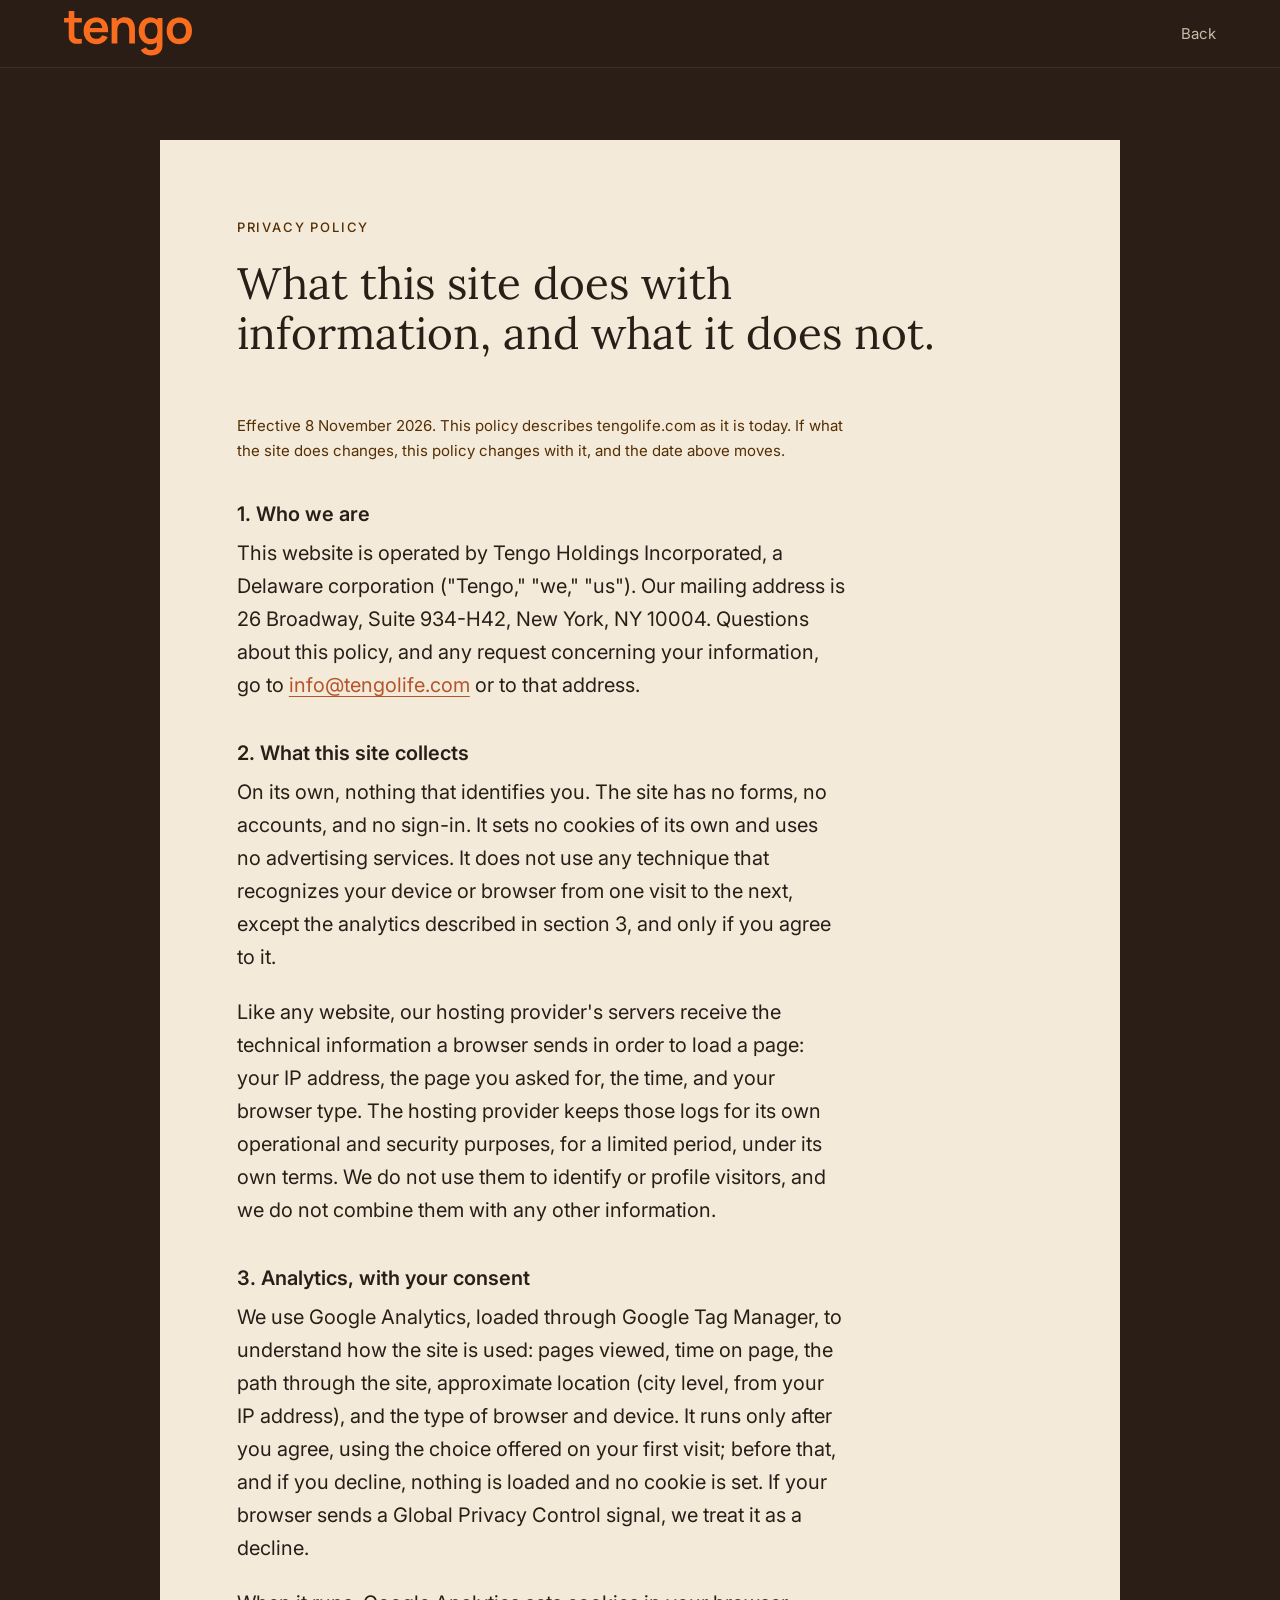
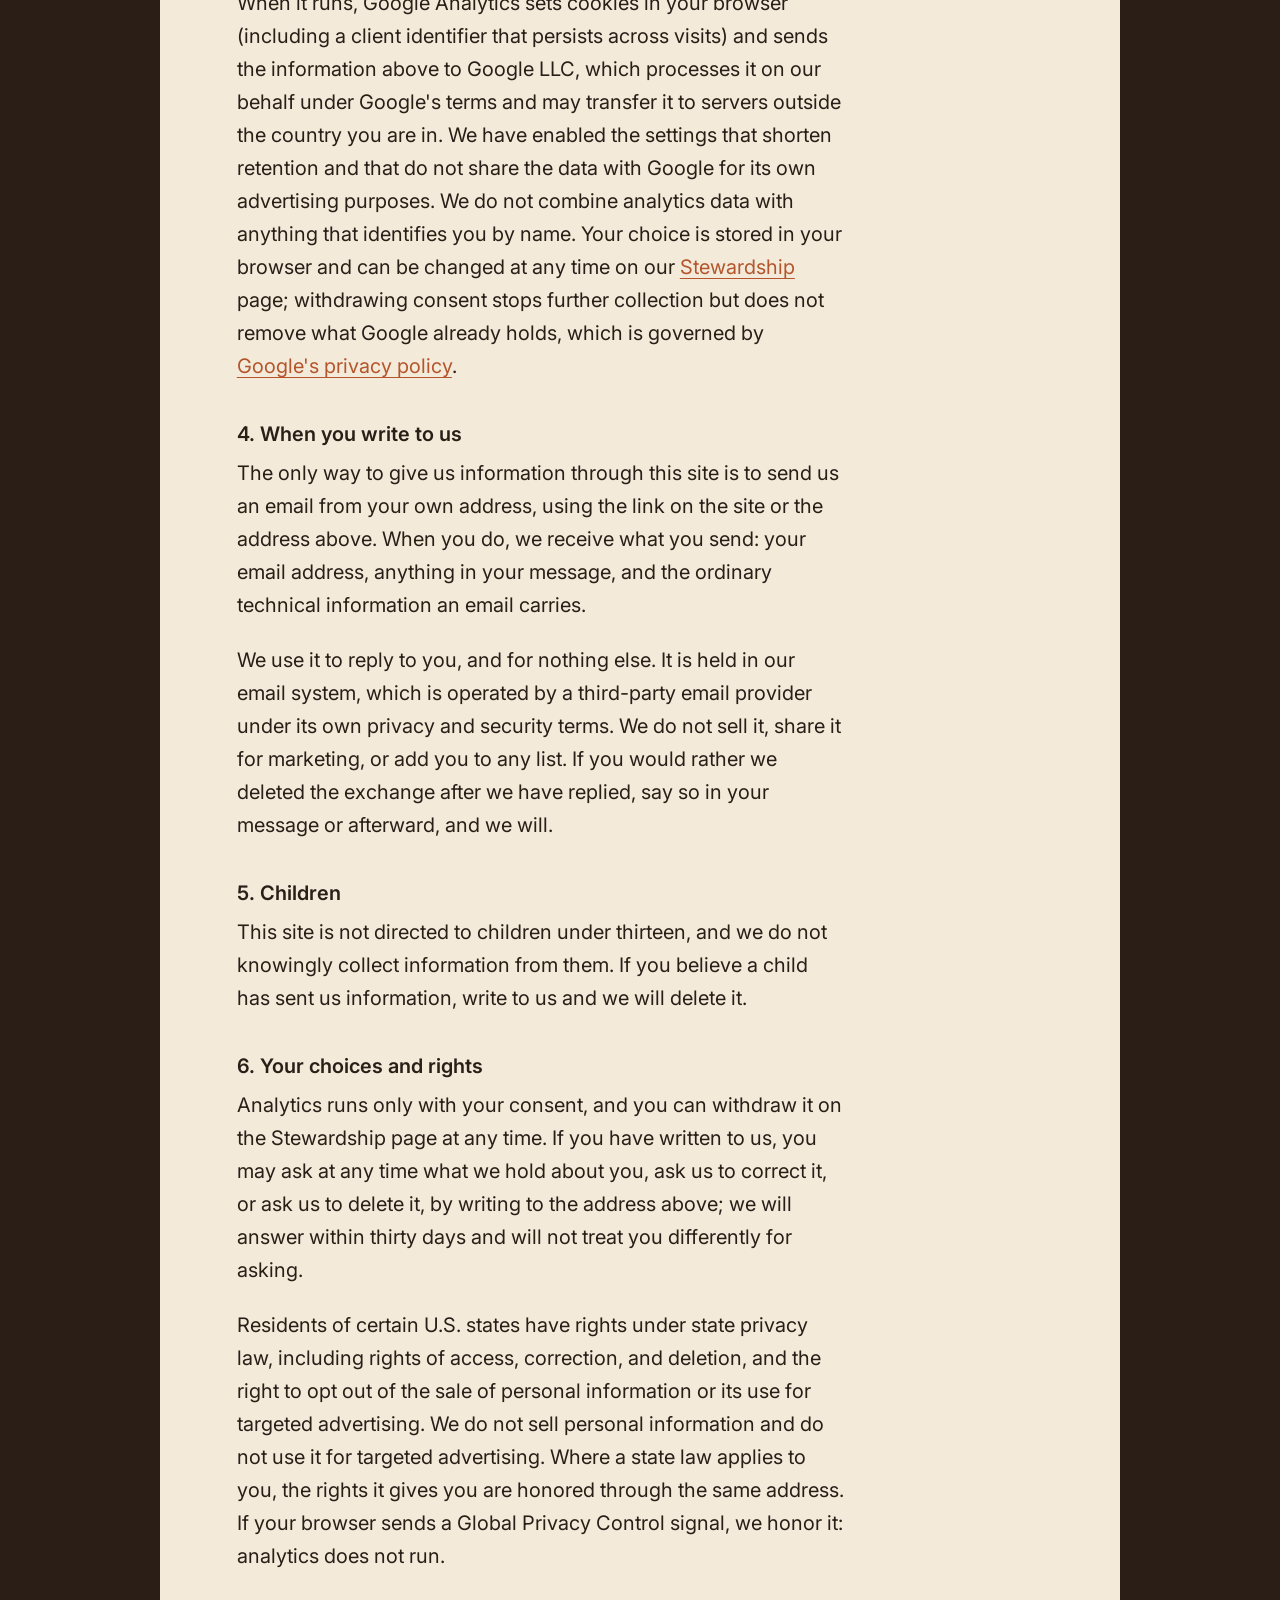
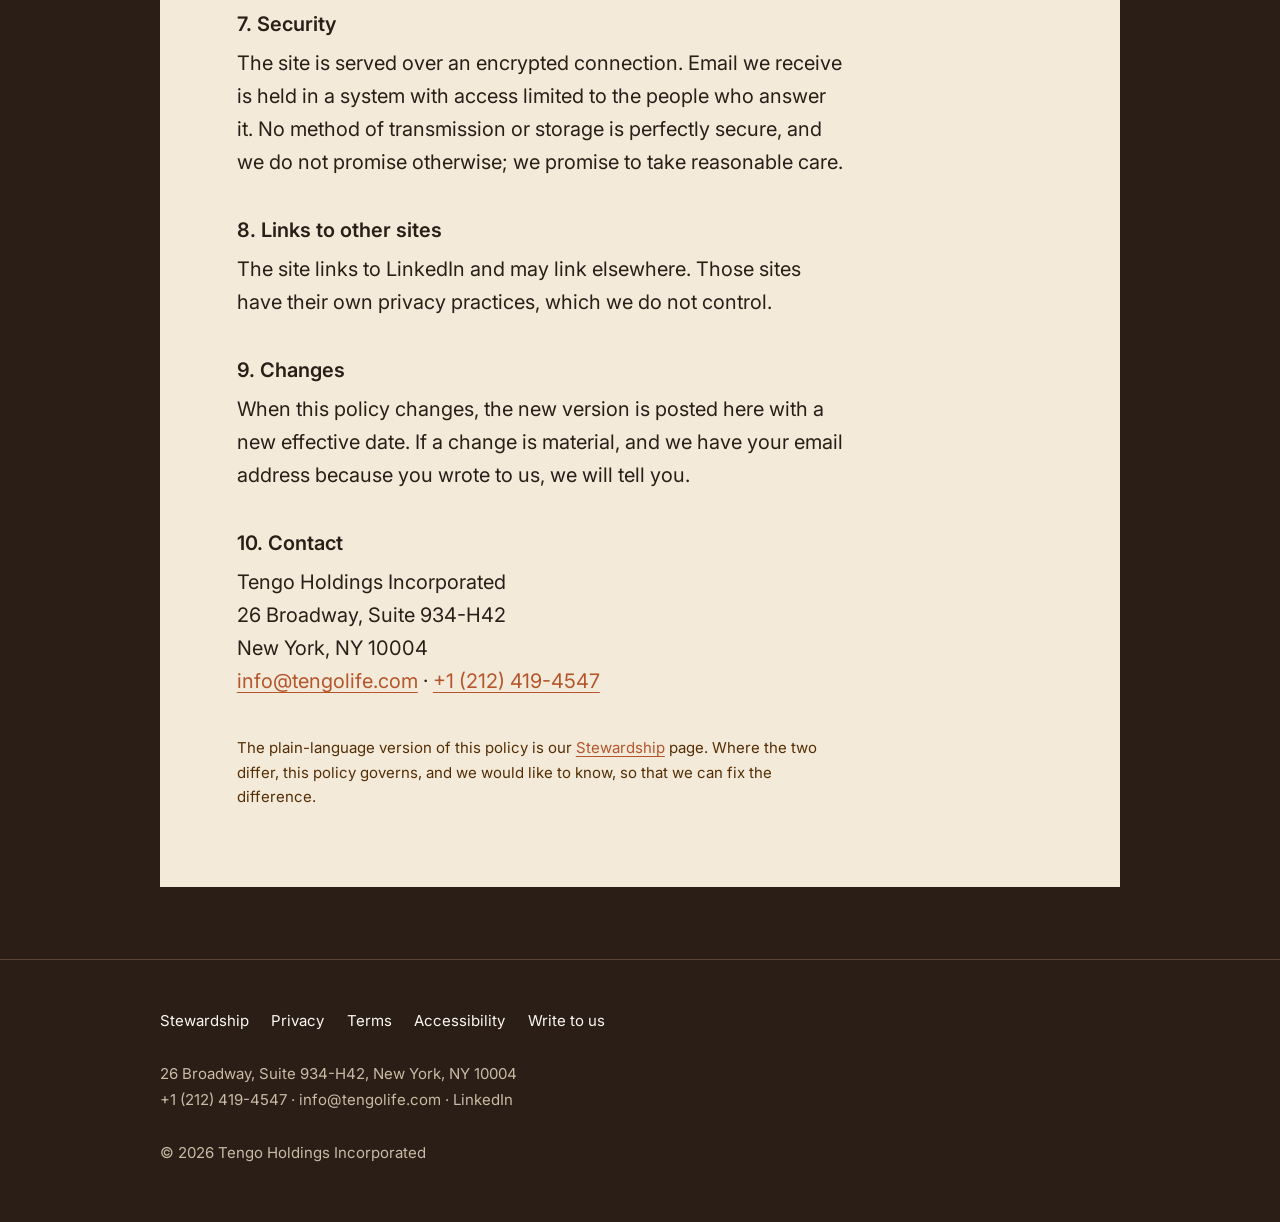
<file: privacy.html>
<!doctype html>
<html lang="en">
<head>
<meta charset="utf-8">
<meta name="viewport" content="width=device-width, initial-scale=1, viewport-fit=cover">
<title>Privacy Policy · Tengo</title>
<link rel="icon" href="/favicon.ico" sizes="any">
<link rel="icon" href="/favicon-32.png" type="image/png" sizes="32x32">
<link rel="apple-touch-icon" href="/apple-touch-icon.png">
<meta name="description" content="Tengo's privacy policy for tengolife.com.">
<meta name="color-scheme" content="dark">
<meta name="theme-color" content="#2A1E17">
<link rel="preconnect" href="https://fonts.googleapis.com">
<link rel="preconnect" href="https://fonts.gstatic.com" crossorigin>
<link href="https://fonts.googleapis.com/css2?family=Inter:ital,wght@0,400;0,500;0,600;1,400&family=Lora:ital,wght@0,400;1,400&display=swap" rel="stylesheet">
<link rel="stylesheet" href="legal.css">
</head>
<body>
<header class="top">
  <a class="wordmark" href="index.html" aria-label="Tengo home"><svg xmlns="http://www.w3.org/2000/svg" viewBox="0 0 1135 395" role="img" aria-labelledby="tengo-wordmark-title">
  <title id="tengo-wordmark-title">tengo</title>
  <path fill="#FB6D1E" fill-rule="evenodd" d="M1120.842,237.166 C1111.467,255.014 1098.375,268.973 1081.571,279.041 C1064.765,289.109 1045.113,294.145 1022.613,294.145 C1000.113,294.145 980.458,289.074 963.654,278.937 C946.848,268.800 933.827,254.806 924.592,236.958 C915.354,219.113 910.738,198.592 910.738,175.395 C910.738,151.785 915.458,131.092 924.905,113.312 C934.348,95.535 947.473,81.645 964.279,71.645 C981.083,61.645 1000.529,56.645 1022.613,56.645 C1045.250,56.645 1064.973,61.717 1081.779,71.854 C1098.583,81.994 1111.640,95.988 1120.946,113.833 C1130.250,131.681 1134.904,152.202 1134.904,175.395 C1134.904,198.729 1130.217,219.321 1120.842,237.166 ZM1066.988,123.208 C1057.125,110.223 1042.333,103.729 1022.613,103.729 C1009.140,103.729 998.062,106.749 989.384,112.791 C980.702,118.833 974.279,127.238 970.113,137.999 C965.946,148.764 963.863,161.229 963.863,175.395 C963.863,197.202 968.827,214.598 978.759,227.583 C988.687,240.571 1003.306,247.062 1022.613,247.062 C1042.613,247.062 1057.473,240.395 1067.196,227.062 C1076.916,213.729 1081.779,196.509 1081.779,175.395 C1081.779,153.592 1076.848,136.196 1066.988,123.208 ZM870.113,330.395 C866.779,344.979 860.389,356.958 850.946,366.333 C841.500,375.708 829.800,382.687 815.842,387.270 C801.884,391.854 786.431,394.145 769.488,394.145 C756.988,394.145 745.009,392.199 733.550,388.312 C722.092,384.422 711.779,378.833 702.613,371.541 C693.446,364.249 685.946,355.464 680.113,345.187 L726.363,322.270 C730.666,330.464 736.744,336.541 744.592,340.499 C752.437,344.458 760.806,346.437 769.696,346.437 C780.113,346.437 789.416,344.594 797.613,340.916 C805.806,337.234 812.160,331.818 816.675,324.666 C821.187,317.511 823.306,308.589 823.029,297.895 L823.029,276.548 C822.141,277.220 821.238,277.877 820.321,278.520 C805.458,288.937 787.056,294.145 765.113,294.145 C744.416,294.145 726.363,288.937 710.946,278.520 C695.529,268.104 683.583,253.937 675.113,236.020 C666.639,218.104 662.404,197.895 662.404,175.395 C662.404,152.619 666.675,132.306 675.217,114.458 C683.759,96.613 695.875,82.514 711.571,72.166 C727.264,61.821 745.738,56.645 766.988,56.645 C788.375,56.645 806.327,61.821 820.842,72.166 C823.803,74.278 826.610,76.555 829.279,78.982 L829.279,62.895 L873.238,62.895 L873.238,298.729 C873.238,304.422 872.994,309.874 872.509,315.083 C872.020,320.291 871.223,325.395 870.113,330.395 ZM823.550,136.749 C819.729,125.708 813.791,117.098 805.738,110.916 C797.681,104.738 787.264,101.645 774.488,101.645 C761.014,101.645 749.904,104.946 741.154,111.541 C732.404,118.139 725.946,127.029 721.779,138.208 C717.613,149.389 715.529,161.785 715.529,175.395 C715.529,189.145 717.577,201.613 721.675,212.791 C725.770,223.973 732.056,232.827 740.529,239.354 C748.1000,245.884 759.764,249.145 772.821,249.145 C786.291,249.145 797.160,246.056 805.425,239.874 C813.687,233.696 819.729,225.050 823.550,213.937 C827.369,202.827 829.279,189.979 829.279,175.395 C829.279,160.675 827.369,147.791 823.550,136.749 ZM578.238,179.562 C578.238,172.479 577.750,164.634 576.779,156.020 C575.806,147.410 573.550,139.113 570.009,131.124 C566.467,123.139 561.187,116.577 554.175,111.437 C547.160,106.300 537.681,103.729 525.738,103.729 C519.348,103.729 513.029,104.770 506.779,106.854 C500.529,108.937 494.869,112.514 489.800,117.583 C484.729,122.654 480.666,129.598 477.613,138.416 C474.556,147.238 473.029,158.520 473.029,172.270 L473.029,287.895 L422.196,287.895 L422.196,62.895 L466.988,62.895 L466.988,87.892 C472.718,81.119 479.447,75.246 487.196,70.291 C501.640,61.056 519.416,56.437 540.529,56.437 C557.196,56.437 570.946,59.217 581.779,64.770 C592.613,70.327 601.223,77.410 607.613,86.020 C613.1000,94.634 618.723,103.800 621.779,113.520 C624.833,123.244 626.812,132.446 627.717,141.124 C628.619,149.806 629.071,156.854 629.071,162.270 L629.071,287.895 L578.238,287.895 L578.238,179.562 ZM365.946,189.354 L340.738,189.354 L227.695,189.354 C229.382,205.503 234.137,218.498 241.988,228.312 C251.988,240.812 266.571,247.062 285.738,247.062 C298.098,247.062 308.759,244.321 317.717,238.833 C326.675,233.348 333.583,225.395 338.446,214.979 L388.029,229.979 C379.416,250.259 366.119,266.020 348.134,277.270 C330.145,288.520 310.321,294.145 288.654,294.145 C265.875,294.145 245.875,289.214 228.654,279.354 C211.431,269.494 197.994,255.812 188.342,238.312 C178.687,220.812 173.863,200.675 173.863,177.895 C173.863,153.312 178.583,131.958 188.030,113.833 C197.473,95.708 210.598,81.645 227.404,71.645 C244.208,61.645 263.654,56.645 285.738,56.645 C309.071,56.645 328.895,62.098 345.217,72.999 C361.535,83.904 373.654,99.285 381.571,119.145 C389.488,139.009 392.473,162.410 390.529,189.354 L365.946,189.354 ZM327.821,117.479 C319.348,106.229 306.015,100.604 287.821,100.604 C267.265,100.604 251.988,106.958 241.988,119.666 C235.564,127.830 231.215,138.430 228.918,151.437 L339.554,151.437 C337.739,136.798 333.835,125.466 327.821,117.479 ZM113.967,291.541 C99.729,291.193 86.988,288.553 75.738,283.624 C64.488,278.696 55.946,270.884 50.113,260.187 C44.973,250.467 42.265,240.535 41.988,230.395 C41.708,220.259 41.571,208.800 41.571,196.020 L41.571,102.270 L0.738,102.270 L0.738,62.895 L41.571,62.895 L41.571,0.395 L91.571,0.395 L91.571,62.895 L157.613,62.895 L157.613,102.270 L91.571,102.270 L91.571,193.104 C91.571,202.134 91.675,210.050 91.884,216.854 C92.092,223.660 93.515,229.217 96.154,233.520 C101.154,241.854 109.140,246.509 120.113,247.479 C131.083,248.452 143.583,247.895 157.613,245.812 L157.613,287.895 C142.750,290.672 128.202,291.886 113.967,291.541 Z"/>
</svg></a>
  <a class="back" href="index.html">Back</a>
</header>

<main class="screen">
  <div class="inner plate">
    <p class="label">Privacy Policy</p>
    <h1 class="h">What this site does with information, and what it does not.</h1>
    <div class="body">

      <p class="dated">Effective 8 November 2026. This policy describes tengolife.com as it is today. If what the site does changes, this policy changes with it, and the date above moves.</p>

      <h2>1. Who we are</h2>
      <p>This website is operated by Tengo Holdings Incorporated, a Delaware corporation ("Tengo," "we," "us"). Our mailing address is 26 Broadway, Suite 934-H42, New York, NY 10004. Questions about this policy, and any request concerning your information, go to <a href="mailto:info@tengolife.com">info@tengolife.com</a> or to that address.</p>

      <h2>2. What this site collects</h2>
      <p>On its own, nothing that identifies you. The site has no forms, no accounts, and no sign-in. It sets no cookies of its own and uses no advertising services. It does not use any technique that recognizes your device or browser from one visit to the next, except the analytics described in section 3, and only if you agree to it.</p>
      <p>Like any website, our hosting provider's servers receive the technical information a browser sends in order to load a page: your IP address, the page you asked for, the time, and your browser type. The hosting provider keeps those logs for its own operational and security purposes, for a limited period, under its own terms. We do not use them to identify or profile visitors, and we do not combine them with any other information.</p>

      <h2>3. Analytics, with your consent</h2>
      <p>We use Google Analytics, loaded through Google Tag Manager, to understand how the site is used: pages viewed, time on page, the path through the site, approximate location (city level, from your IP address), and the type of browser and device. It runs only after you agree, using the choice offered on your first visit; before that, and if you decline, nothing is loaded and no cookie is set. If your browser sends a Global Privacy Control signal, we treat it as a decline.</p>
      <p>When it runs, Google Analytics sets cookies in your browser (including a client identifier that persists across visits) and sends the information above to Google LLC, which processes it on our behalf under Google's terms and may transfer it to servers outside the country you are in. We have enabled the settings that shorten retention and that do not share the data with Google for its own advertising purposes. We do not combine analytics data with anything that identifies you by name. Your choice is stored in your browser and can be changed at any time on our <a href="stewardship.html#analytics">Stewardship</a> page; withdrawing consent stops further collection but does not remove what Google already holds, which is governed by <a href="https://policies.google.com/privacy" rel="noopener">Google's privacy policy</a>.</p>

      <h2>4. When you write to us</h2>
      <p>The only way to give us information through this site is to send us an email from your own address, using the link on the site or the address above. When you do, we receive what you send: your email address, anything in your message, and the ordinary technical information an email carries.</p>
      <p>We use it to reply to you, and for nothing else. It is held in our email system, which is operated by a third-party email provider under its own privacy and security terms. We do not sell it, share it for marketing, or add you to any list. If you would rather we deleted the exchange after we have replied, say so in your message or afterward, and we will.</p>

      <h2>5. Children</h2>
      <p>This site is not directed to children under thirteen, and we do not knowingly collect information from them. If you believe a child has sent us information, write to us and we will delete it.</p>

      <h2>6. Your choices and rights</h2>
      <p>Analytics runs only with your consent, and you can withdraw it on the Stewardship page at any time. If you have written to us, you may ask at any time what we hold about you, ask us to correct it, or ask us to delete it, by writing to the address above; we will answer within thirty days and will not treat you differently for asking.</p>
      <p>Residents of certain U.S. states have rights under state privacy law, including rights of access, correction, and deletion, and the right to opt out of the sale of personal information or its use for targeted advertising. We do not sell personal information and do not use it for targeted advertising. Where a state law applies to you, the rights it gives you are honored through the same address. If your browser sends a Global Privacy Control signal, we honor it: analytics does not run.</p>

      <h2>7. Security</h2>
      <p>The site is served over an encrypted connection. Email we receive is held in a system with access limited to the people who answer it. No method of transmission or storage is perfectly secure, and we do not promise otherwise; we promise to take reasonable care.</p>

      <h2>8. Links to other sites</h2>
      <p>The site links to LinkedIn and may link elsewhere. Those sites have their own privacy practices, which we do not control.</p>

      <h2>9. Changes</h2>
      <p>When this policy changes, the new version is posted here with a new effective date. If a change is material, and we have your email address because you wrote to us, we will tell you.</p>

      <h2>10. Contact</h2>
      <p>Tengo Holdings Incorporated<br>26 Broadway, Suite 934-H42<br>New York, NY 10004<br><a href="mailto:info@tengolife.com">info@tengolife.com</a> · <a href="tel:+12124194547">+1 (212) 419-4547</a></p>

      <p class="note">The plain-language version of this policy is our <a href="stewardship.html">Stewardship</a> page. Where the two differ, this policy governs, and we would like to know, so that we can fix the difference.</p>
    </div>
  </div>
</main>

<footer class="footer">
  <div class="inner">
    <nav aria-label="Site">
      <ul>
        <li><a href="stewardship.html">Stewardship</a></li>
        <li><a href="privacy.html">Privacy</a></li>
        <li><a href="terms.html">Terms</a></li>
        <li><a href="stewardship.html#reading">Accessibility</a></li>
        <li><a href="index.html#write">Write to us</a></li>
      </ul>
    </nav>
    <address>
      26 Broadway, Suite 934-H42, New York, NY 10004<br>
      <a href="tel:+12124194547">+1 (212) 419-4547</a> · <a href="mailto:info@tengolife.com">info@tengolife.com</a> · <a href="https://www.linkedin.com/company/tengolife/" rel="noopener">LinkedIn</a>
    </address>
    <p>© 2026 Tengo Holdings Incorporated</p>
  </div>
</footer>
</body>
</html>
</file>
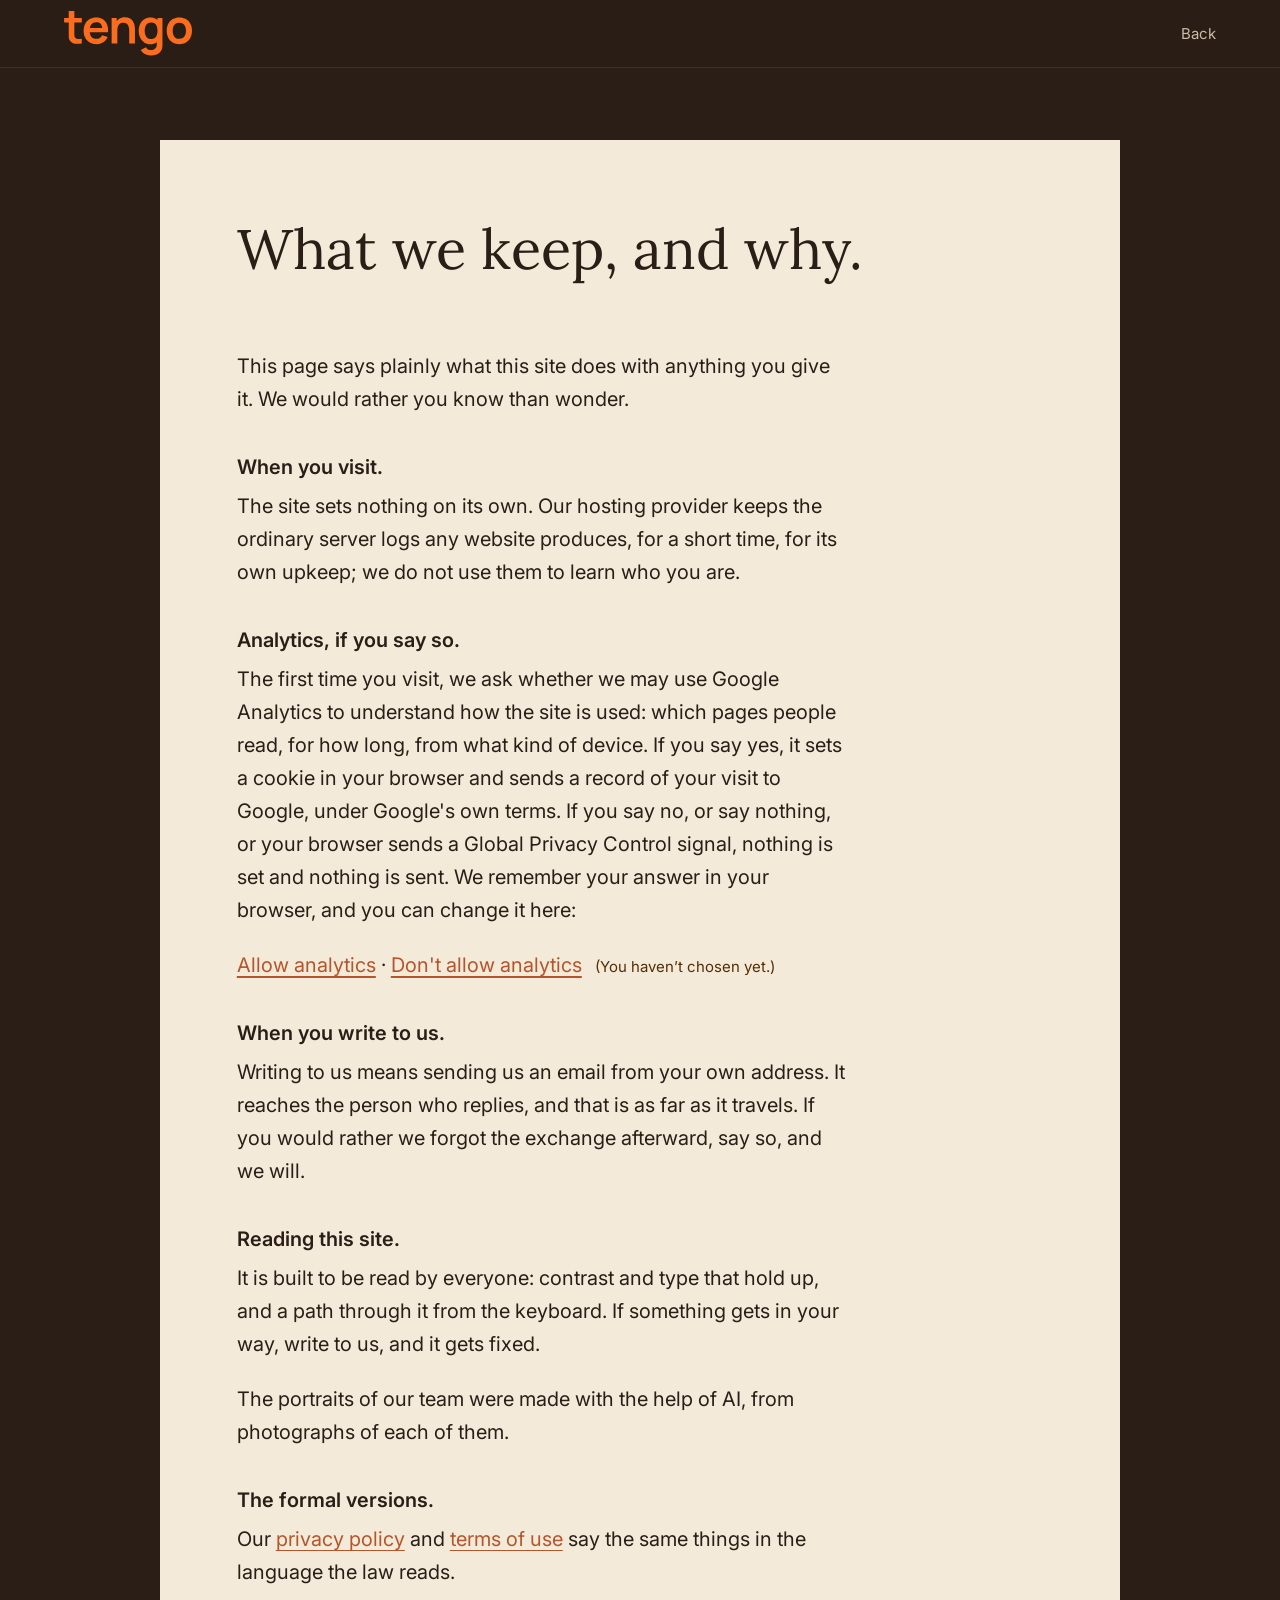
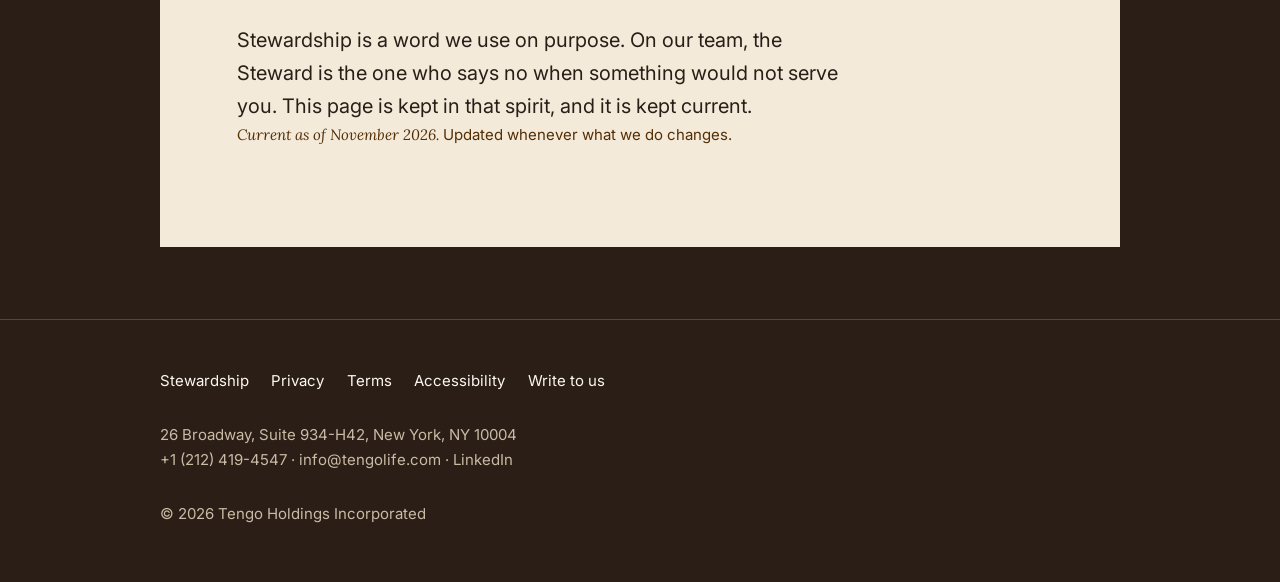
<file: stewardship.html>
<!doctype html>
<html lang="en">
<head>
<meta charset="utf-8">
<meta name="viewport" content="width=device-width, initial-scale=1, viewport-fit=cover">
<title>Stewardship · Tengo</title>
<link rel="icon" href="/favicon.ico" sizes="any">
<link rel="icon" href="/favicon-32.png" type="image/png" sizes="32x32">
<link rel="apple-touch-icon" href="/apple-touch-icon.png">
<meta name="description" content="What this site keeps, and why. Plainly.">
<meta name="color-scheme" content="dark">
<meta name="theme-color" content="#2A1E17">
<link rel="preconnect" href="https://fonts.googleapis.com">
<link rel="preconnect" href="https://fonts.gstatic.com" crossorigin>
<link href="https://fonts.googleapis.com/css2?family=Inter:ital,wght@0,400;0,500;0,600;1,400&family=Lora:ital,wght@1,400;1,500&display=swap" rel="stylesheet">
<link rel="stylesheet" href="legal.css">
<style>.linkish{font:inherit;color:var(--accent);background:none;border:0;padding:0;text-decoration:underline;text-underline-offset:.18em;cursor:pointer}
.consent-state{color:var(--text-quiet);font-size:.9375rem;margin-left:.5rem}</style>
</head>
<body>
<header class="top">
  <a class="wordmark" href="index.html" aria-label="Tengo home"><svg xmlns="http://www.w3.org/2000/svg" viewBox="0 0 1135 395" role="img" aria-labelledby="tengo-wordmark-title">
  <title id="tengo-wordmark-title">tengo</title>
  <path fill="#FB6D1E" fill-rule="evenodd" d="M1120.842,237.166 C1111.467,255.014 1098.375,268.973 1081.571,279.041 C1064.765,289.109 1045.113,294.145 1022.613,294.145 C1000.113,294.145 980.458,289.074 963.654,278.937 C946.848,268.800 933.827,254.806 924.592,236.958 C915.354,219.113 910.738,198.592 910.738,175.395 C910.738,151.785 915.458,131.092 924.905,113.312 C934.348,95.535 947.473,81.645 964.279,71.645 C981.083,61.645 1000.529,56.645 1022.613,56.645 C1045.250,56.645 1064.973,61.717 1081.779,71.854 C1098.583,81.994 1111.640,95.988 1120.946,113.833 C1130.250,131.681 1134.904,152.202 1134.904,175.395 C1134.904,198.729 1130.217,219.321 1120.842,237.166 ZM1066.988,123.208 C1057.125,110.223 1042.333,103.729 1022.613,103.729 C1009.140,103.729 998.062,106.749 989.384,112.791 C980.702,118.833 974.279,127.238 970.113,137.999 C965.946,148.764 963.863,161.229 963.863,175.395 C963.863,197.202 968.827,214.598 978.759,227.583 C988.687,240.571 1003.306,247.062 1022.613,247.062 C1042.613,247.062 1057.473,240.395 1067.196,227.062 C1076.916,213.729 1081.779,196.509 1081.779,175.395 C1081.779,153.592 1076.848,136.196 1066.988,123.208 ZM870.113,330.395 C866.779,344.979 860.389,356.958 850.946,366.333 C841.500,375.708 829.800,382.687 815.842,387.270 C801.884,391.854 786.431,394.145 769.488,394.145 C756.988,394.145 745.009,392.199 733.550,388.312 C722.092,384.422 711.779,378.833 702.613,371.541 C693.446,364.249 685.946,355.464 680.113,345.187 L726.363,322.270 C730.666,330.464 736.744,336.541 744.592,340.499 C752.437,344.458 760.806,346.437 769.696,346.437 C780.113,346.437 789.416,344.594 797.613,340.916 C805.806,337.234 812.160,331.818 816.675,324.666 C821.187,317.511 823.306,308.589 823.029,297.895 L823.029,276.548 C822.141,277.220 821.238,277.877 820.321,278.520 C805.458,288.937 787.056,294.145 765.113,294.145 C744.416,294.145 726.363,288.937 710.946,278.520 C695.529,268.104 683.583,253.937 675.113,236.020 C666.639,218.104 662.404,197.895 662.404,175.395 C662.404,152.619 666.675,132.306 675.217,114.458 C683.759,96.613 695.875,82.514 711.571,72.166 C727.264,61.821 745.738,56.645 766.988,56.645 C788.375,56.645 806.327,61.821 820.842,72.166 C823.803,74.278 826.610,76.555 829.279,78.982 L829.279,62.895 L873.238,62.895 L873.238,298.729 C873.238,304.422 872.994,309.874 872.509,315.083 C872.020,320.291 871.223,325.395 870.113,330.395 ZM823.550,136.749 C819.729,125.708 813.791,117.098 805.738,110.916 C797.681,104.738 787.264,101.645 774.488,101.645 C761.014,101.645 749.904,104.946 741.154,111.541 C732.404,118.139 725.946,127.029 721.779,138.208 C717.613,149.389 715.529,161.785 715.529,175.395 C715.529,189.145 717.577,201.613 721.675,212.791 C725.770,223.973 732.056,232.827 740.529,239.354 C748.1000,245.884 759.764,249.145 772.821,249.145 C786.291,249.145 797.160,246.056 805.425,239.874 C813.687,233.696 819.729,225.050 823.550,213.937 C827.369,202.827 829.279,189.979 829.279,175.395 C829.279,160.675 827.369,147.791 823.550,136.749 ZM578.238,179.562 C578.238,172.479 577.750,164.634 576.779,156.020 C575.806,147.410 573.550,139.113 570.009,131.124 C566.467,123.139 561.187,116.577 554.175,111.437 C547.160,106.300 537.681,103.729 525.738,103.729 C519.348,103.729 513.029,104.770 506.779,106.854 C500.529,108.937 494.869,112.514 489.800,117.583 C484.729,122.654 480.666,129.598 477.613,138.416 C474.556,147.238 473.029,158.520 473.029,172.270 L473.029,287.895 L422.196,287.895 L422.196,62.895 L466.988,62.895 L466.988,87.892 C472.718,81.119 479.447,75.246 487.196,70.291 C501.640,61.056 519.416,56.437 540.529,56.437 C557.196,56.437 570.946,59.217 581.779,64.770 C592.613,70.327 601.223,77.410 607.613,86.020 C613.1000,94.634 618.723,103.800 621.779,113.520 C624.833,123.244 626.812,132.446 627.717,141.124 C628.619,149.806 629.071,156.854 629.071,162.270 L629.071,287.895 L578.238,287.895 L578.238,179.562 ZM365.946,189.354 L340.738,189.354 L227.695,189.354 C229.382,205.503 234.137,218.498 241.988,228.312 C251.988,240.812 266.571,247.062 285.738,247.062 C298.098,247.062 308.759,244.321 317.717,238.833 C326.675,233.348 333.583,225.395 338.446,214.979 L388.029,229.979 C379.416,250.259 366.119,266.020 348.134,277.270 C330.145,288.520 310.321,294.145 288.654,294.145 C265.875,294.145 245.875,289.214 228.654,279.354 C211.431,269.494 197.994,255.812 188.342,238.312 C178.687,220.812 173.863,200.675 173.863,177.895 C173.863,153.312 178.583,131.958 188.030,113.833 C197.473,95.708 210.598,81.645 227.404,71.645 C244.208,61.645 263.654,56.645 285.738,56.645 C309.071,56.645 328.895,62.098 345.217,72.999 C361.535,83.904 373.654,99.285 381.571,119.145 C389.488,139.009 392.473,162.410 390.529,189.354 L365.946,189.354 ZM327.821,117.479 C319.348,106.229 306.015,100.604 287.821,100.604 C267.265,100.604 251.988,106.958 241.988,119.666 C235.564,127.830 231.215,138.430 228.918,151.437 L339.554,151.437 C337.739,136.798 333.835,125.466 327.821,117.479 ZM113.967,291.541 C99.729,291.193 86.988,288.553 75.738,283.624 C64.488,278.696 55.946,270.884 50.113,260.187 C44.973,250.467 42.265,240.535 41.988,230.395 C41.708,220.259 41.571,208.800 41.571,196.020 L41.571,102.270 L0.738,102.270 L0.738,62.895 L41.571,62.895 L41.571,0.395 L91.571,0.395 L91.571,62.895 L157.613,62.895 L157.613,102.270 L91.571,102.270 L91.571,193.104 C91.571,202.134 91.675,210.050 91.884,216.854 C92.092,223.660 93.515,229.217 96.154,233.520 C101.154,241.854 109.140,246.509 120.113,247.479 C131.083,248.452 143.583,247.895 157.613,245.812 L157.613,287.895 C142.750,290.672 128.202,291.886 113.967,291.541 Z"/>
</svg></a>
  <a class="back" href="index.html">Back</a>
</header>

<main class="screen">
  <div class="inner plate">
    <h1 class="display h">What we keep, and why.</h1>
    <div class="body">
      <p>This page says plainly what this site does with anything you give it. We would rather you know than wonder.</p>

      <h2 id="visit">When you visit.</h2>
      <p>The site sets nothing on its own. Our hosting provider keeps the ordinary server logs any website produces, for a short time, for its own upkeep; we do not use them to learn who you are.</p>

      <h2 id="analytics">Analytics, if you say so.</h2>
      <p>The first time you visit, we ask whether we may use Google Analytics to understand how the site is used: which pages people read, for how long, from what kind of device. If you say yes, it sets a cookie in your browser and sends a record of your visit to Google, under Google's own terms. If you say no, or say nothing, or your browser sends a Global Privacy Control signal, nothing is set and nothing is sent. We remember your answer in your browser, and you can change it here:</p>
      <p class="consent-controls"><button type="button" class="linkish" data-set="yes">Allow analytics</button> · <button type="button" class="linkish" data-set="no">Don't allow analytics</button> <span class="consent-state" aria-live="polite"></span></p>

      <h2 id="write">When you write to us.</h2>
      <p>Writing to us means sending us an email from your own address. It reaches the person who replies, and that is as far as it travels. If you would rather we forgot the exchange afterward, say so, and we will.</p>

      <h2 id="reading">Reading this site.</h2>
      <p>It is built to be read by everyone: contrast and type that hold up, and a path through it from the keyboard. If something gets in your way, write to us, and it gets fixed.</p>
      <p>The portraits of our team were made with the help of AI, from photographs of each of them.</p>

      <h2 id="formal">The formal versions.</h2>
      <p>Our <a href="privacy.html">privacy policy</a> and <a href="terms.html">terms of use</a> say the same things in the language the law reads.</p>

      <p style="margin-top:1.75em">Stewardship is a word we use on purpose. On our team, the Steward is the one who says no when something would not serve you. This page is kept in that spirit, and it is kept current.</p>

      <p class="dated"><em>Current as of November 2026.</em> Updated whenever what we do changes.</p>
    </div>
  </div>
</main>

<footer class="footer">
  <div class="inner">
    <nav aria-label="Site">
      <ul>
        <li><a href="stewardship.html">Stewardship</a></li>
        <li><a href="privacy.html">Privacy</a></li>
        <li><a href="terms.html">Terms</a></li>
        <li><a href="stewardship.html#reading">Accessibility</a></li>
        <li><a href="index.html#write">Write to us</a></li>
      </ul>
    </nav>
    <address>
      26 Broadway, Suite 934-H42, New York, NY 10004<br>
      <a href="tel:+12124194547">+1 (212) 419-4547</a> · <a href="mailto:info@tengolife.com">info@tengolife.com</a> · <a href="https://www.linkedin.com/company/tengolife/" rel="noopener">LinkedIn</a>
    </address>
    <p>© 2026 Tengo Holdings Incorporated</p>
  </div>
</footer>
<script>
(function(){
  var KEY='tengo.consent.analytics', st=document.querySelector('.consent-state');
  function read(){try{return localStorage.getItem(KEY);}catch(e){return null;}}
  function show(){ if(!st)return; var v=read(); st.textContent=v==='yes'?'(Currently allowed.)':v==='no'?'(Currently not allowed.)':'(You haven\u2019t chosen yet.)'; }
  document.querySelectorAll('[data-set]').forEach(function(b){ b.addEventListener('click',function(){ try{localStorage.setItem(KEY,b.getAttribute('data-set'));}catch(e){} show(); }); });
  show();
})();
</script>
</body>
</html>
</file>
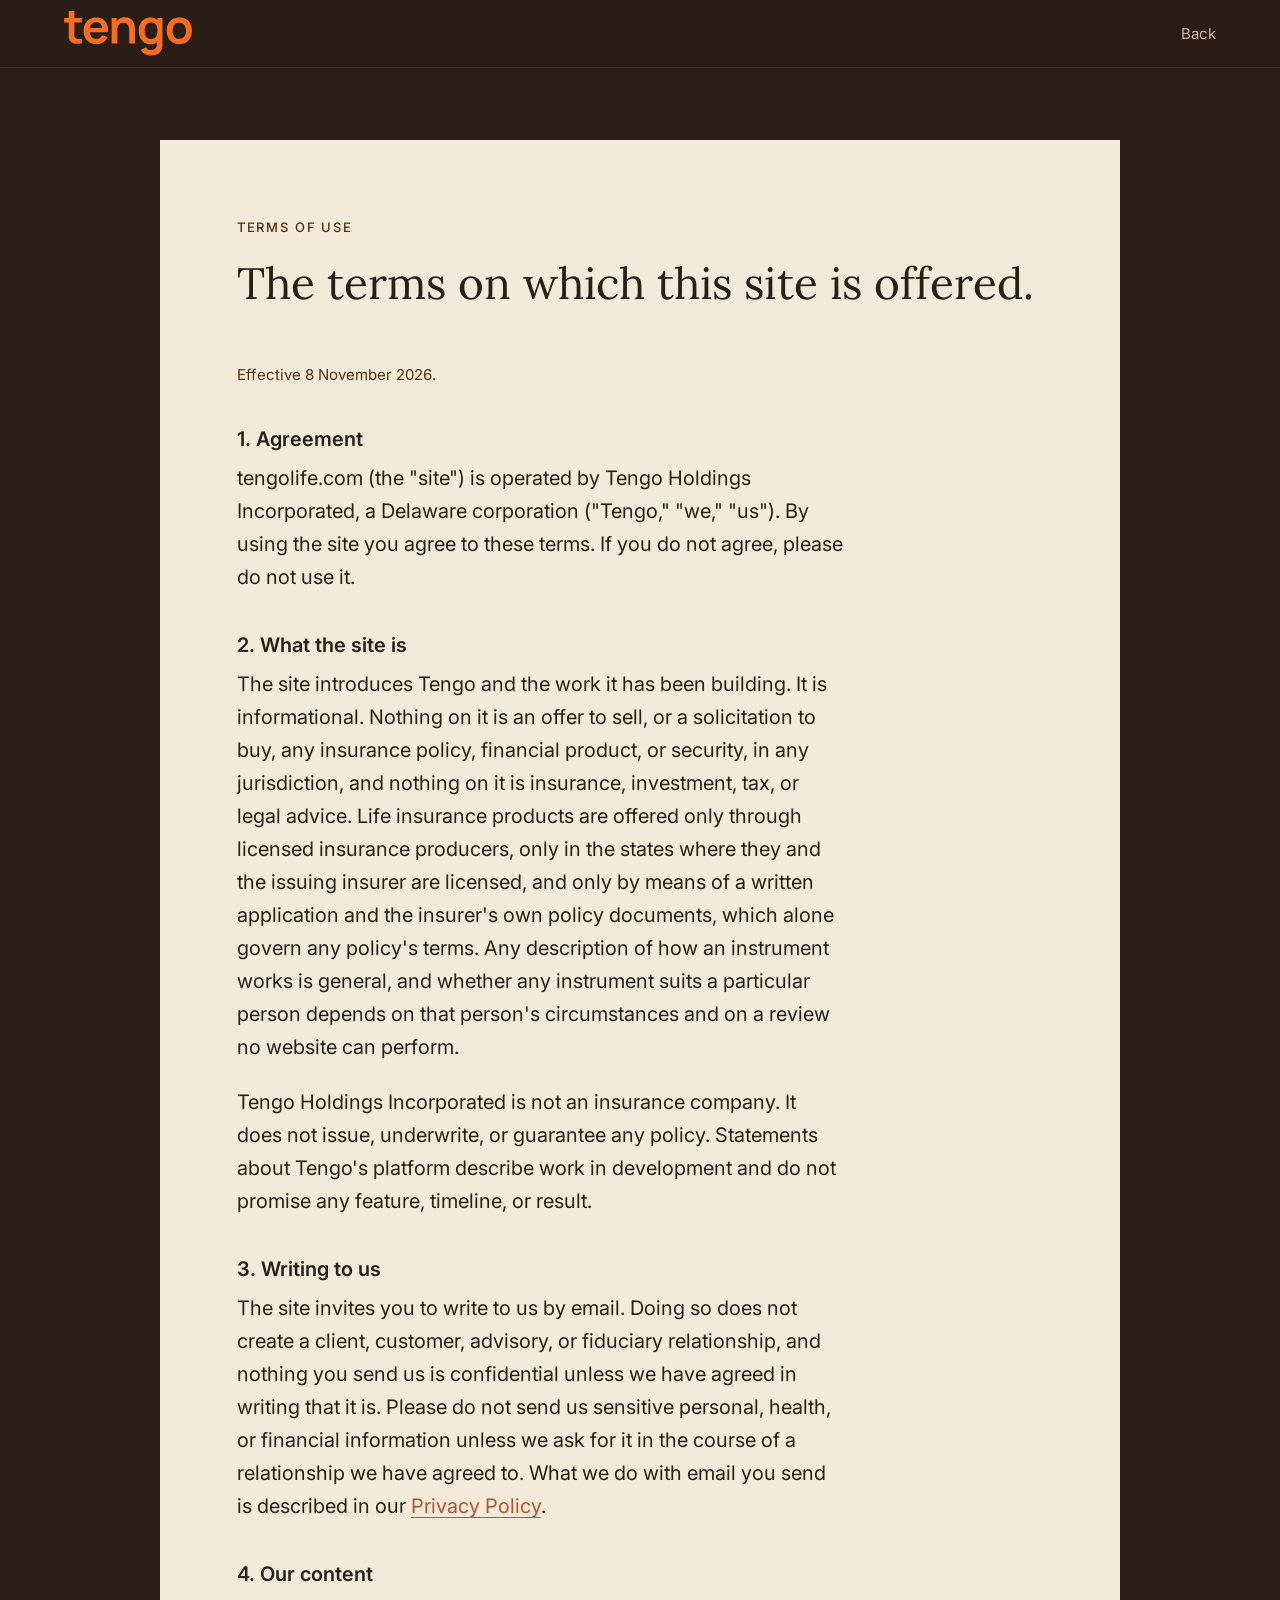
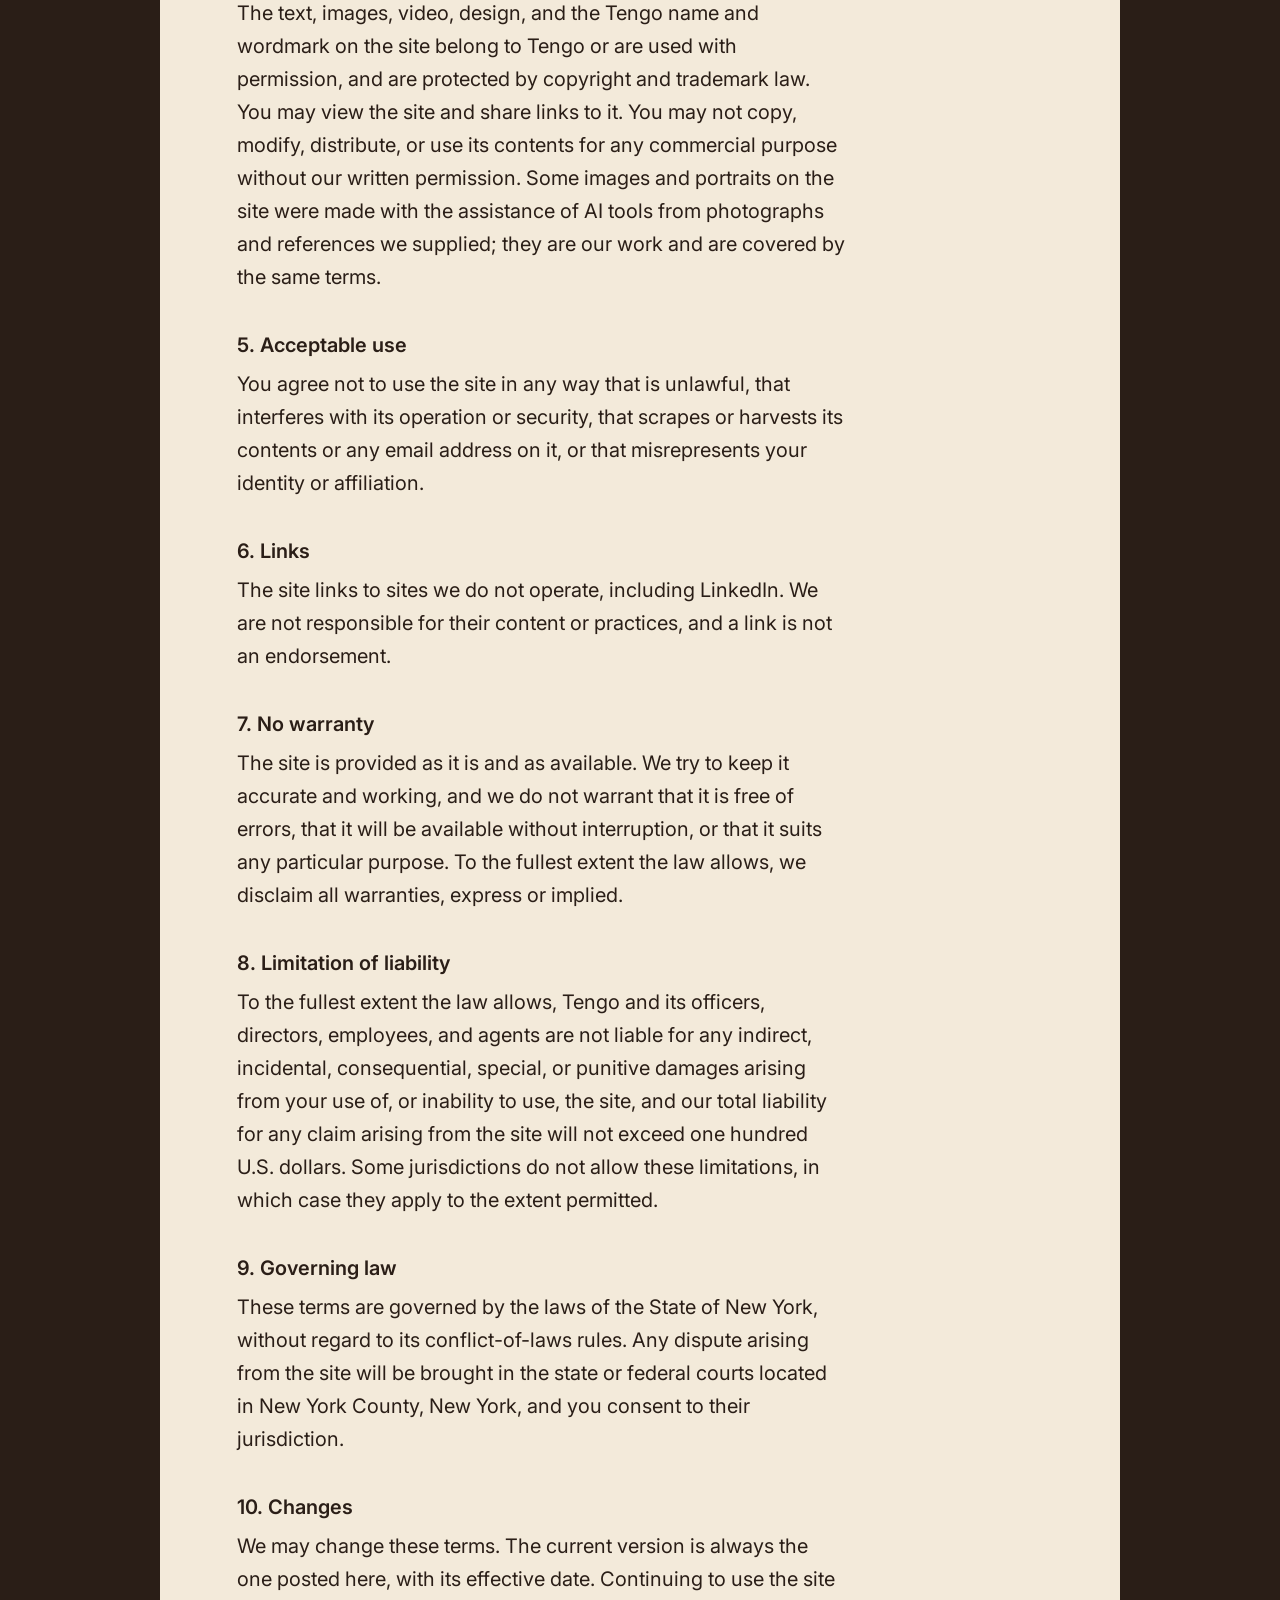
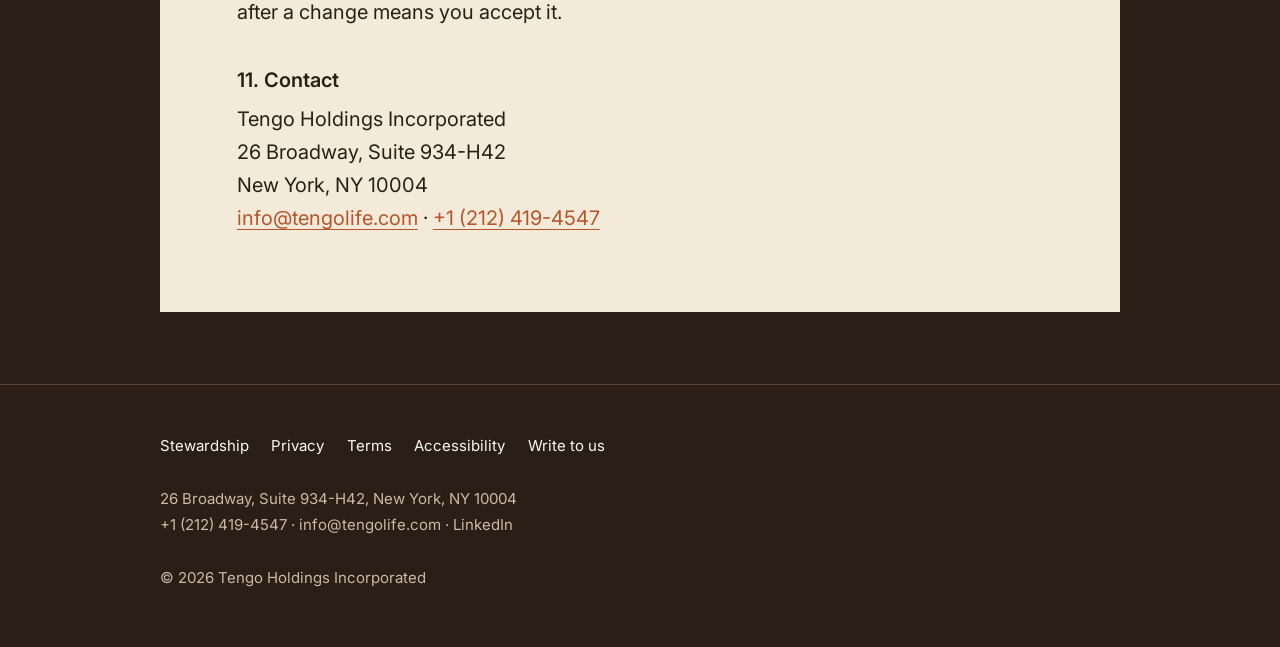
<file: terms.html>
<!doctype html>
<html lang="en">
<head>
<meta charset="utf-8">
<meta name="viewport" content="width=device-width, initial-scale=1, viewport-fit=cover">
<title>Terms of Use · Tengo</title>
<link rel="icon" href="/favicon.ico" sizes="any">
<link rel="icon" href="/favicon-32.png" type="image/png" sizes="32x32">
<link rel="apple-touch-icon" href="/apple-touch-icon.png">
<meta name="description" content="Terms of use for tengolife.com.">
<meta name="color-scheme" content="dark">
<meta name="theme-color" content="#2A1E17">
<link rel="preconnect" href="https://fonts.googleapis.com">
<link rel="preconnect" href="https://fonts.gstatic.com" crossorigin>
<link href="https://fonts.googleapis.com/css2?family=Inter:ital,wght@0,400;0,500;0,600;1,400&family=Lora:ital,wght@0,400;1,400&display=swap" rel="stylesheet">
<link rel="stylesheet" href="legal.css">
</head>
<body>
<header class="top">
  <a class="wordmark" href="index.html" aria-label="Tengo home"><svg xmlns="http://www.w3.org/2000/svg" viewBox="0 0 1135 395" role="img" aria-labelledby="tengo-wordmark-title">
  <title id="tengo-wordmark-title">tengo</title>
  <path fill="#FB6D1E" fill-rule="evenodd" d="M1120.842,237.166 C1111.467,255.014 1098.375,268.973 1081.571,279.041 C1064.765,289.109 1045.113,294.145 1022.613,294.145 C1000.113,294.145 980.458,289.074 963.654,278.937 C946.848,268.800 933.827,254.806 924.592,236.958 C915.354,219.113 910.738,198.592 910.738,175.395 C910.738,151.785 915.458,131.092 924.905,113.312 C934.348,95.535 947.473,81.645 964.279,71.645 C981.083,61.645 1000.529,56.645 1022.613,56.645 C1045.250,56.645 1064.973,61.717 1081.779,71.854 C1098.583,81.994 1111.640,95.988 1120.946,113.833 C1130.250,131.681 1134.904,152.202 1134.904,175.395 C1134.904,198.729 1130.217,219.321 1120.842,237.166 ZM1066.988,123.208 C1057.125,110.223 1042.333,103.729 1022.613,103.729 C1009.140,103.729 998.062,106.749 989.384,112.791 C980.702,118.833 974.279,127.238 970.113,137.999 C965.946,148.764 963.863,161.229 963.863,175.395 C963.863,197.202 968.827,214.598 978.759,227.583 C988.687,240.571 1003.306,247.062 1022.613,247.062 C1042.613,247.062 1057.473,240.395 1067.196,227.062 C1076.916,213.729 1081.779,196.509 1081.779,175.395 C1081.779,153.592 1076.848,136.196 1066.988,123.208 ZM870.113,330.395 C866.779,344.979 860.389,356.958 850.946,366.333 C841.500,375.708 829.800,382.687 815.842,387.270 C801.884,391.854 786.431,394.145 769.488,394.145 C756.988,394.145 745.009,392.199 733.550,388.312 C722.092,384.422 711.779,378.833 702.613,371.541 C693.446,364.249 685.946,355.464 680.113,345.187 L726.363,322.270 C730.666,330.464 736.744,336.541 744.592,340.499 C752.437,344.458 760.806,346.437 769.696,346.437 C780.113,346.437 789.416,344.594 797.613,340.916 C805.806,337.234 812.160,331.818 816.675,324.666 C821.187,317.511 823.306,308.589 823.029,297.895 L823.029,276.548 C822.141,277.220 821.238,277.877 820.321,278.520 C805.458,288.937 787.056,294.145 765.113,294.145 C744.416,294.145 726.363,288.937 710.946,278.520 C695.529,268.104 683.583,253.937 675.113,236.020 C666.639,218.104 662.404,197.895 662.404,175.395 C662.404,152.619 666.675,132.306 675.217,114.458 C683.759,96.613 695.875,82.514 711.571,72.166 C727.264,61.821 745.738,56.645 766.988,56.645 C788.375,56.645 806.327,61.821 820.842,72.166 C823.803,74.278 826.610,76.555 829.279,78.982 L829.279,62.895 L873.238,62.895 L873.238,298.729 C873.238,304.422 872.994,309.874 872.509,315.083 C872.020,320.291 871.223,325.395 870.113,330.395 ZM823.550,136.749 C819.729,125.708 813.791,117.098 805.738,110.916 C797.681,104.738 787.264,101.645 774.488,101.645 C761.014,101.645 749.904,104.946 741.154,111.541 C732.404,118.139 725.946,127.029 721.779,138.208 C717.613,149.389 715.529,161.785 715.529,175.395 C715.529,189.145 717.577,201.613 721.675,212.791 C725.770,223.973 732.056,232.827 740.529,239.354 C748.1000,245.884 759.764,249.145 772.821,249.145 C786.291,249.145 797.160,246.056 805.425,239.874 C813.687,233.696 819.729,225.050 823.550,213.937 C827.369,202.827 829.279,189.979 829.279,175.395 C829.279,160.675 827.369,147.791 823.550,136.749 ZM578.238,179.562 C578.238,172.479 577.750,164.634 576.779,156.020 C575.806,147.410 573.550,139.113 570.009,131.124 C566.467,123.139 561.187,116.577 554.175,111.437 C547.160,106.300 537.681,103.729 525.738,103.729 C519.348,103.729 513.029,104.770 506.779,106.854 C500.529,108.937 494.869,112.514 489.800,117.583 C484.729,122.654 480.666,129.598 477.613,138.416 C474.556,147.238 473.029,158.520 473.029,172.270 L473.029,287.895 L422.196,287.895 L422.196,62.895 L466.988,62.895 L466.988,87.892 C472.718,81.119 479.447,75.246 487.196,70.291 C501.640,61.056 519.416,56.437 540.529,56.437 C557.196,56.437 570.946,59.217 581.779,64.770 C592.613,70.327 601.223,77.410 607.613,86.020 C613.1000,94.634 618.723,103.800 621.779,113.520 C624.833,123.244 626.812,132.446 627.717,141.124 C628.619,149.806 629.071,156.854 629.071,162.270 L629.071,287.895 L578.238,287.895 L578.238,179.562 ZM365.946,189.354 L340.738,189.354 L227.695,189.354 C229.382,205.503 234.137,218.498 241.988,228.312 C251.988,240.812 266.571,247.062 285.738,247.062 C298.098,247.062 308.759,244.321 317.717,238.833 C326.675,233.348 333.583,225.395 338.446,214.979 L388.029,229.979 C379.416,250.259 366.119,266.020 348.134,277.270 C330.145,288.520 310.321,294.145 288.654,294.145 C265.875,294.145 245.875,289.214 228.654,279.354 C211.431,269.494 197.994,255.812 188.342,238.312 C178.687,220.812 173.863,200.675 173.863,177.895 C173.863,153.312 178.583,131.958 188.030,113.833 C197.473,95.708 210.598,81.645 227.404,71.645 C244.208,61.645 263.654,56.645 285.738,56.645 C309.071,56.645 328.895,62.098 345.217,72.999 C361.535,83.904 373.654,99.285 381.571,119.145 C389.488,139.009 392.473,162.410 390.529,189.354 L365.946,189.354 ZM327.821,117.479 C319.348,106.229 306.015,100.604 287.821,100.604 C267.265,100.604 251.988,106.958 241.988,119.666 C235.564,127.830 231.215,138.430 228.918,151.437 L339.554,151.437 C337.739,136.798 333.835,125.466 327.821,117.479 ZM113.967,291.541 C99.729,291.193 86.988,288.553 75.738,283.624 C64.488,278.696 55.946,270.884 50.113,260.187 C44.973,250.467 42.265,240.535 41.988,230.395 C41.708,220.259 41.571,208.800 41.571,196.020 L41.571,102.270 L0.738,102.270 L0.738,62.895 L41.571,62.895 L41.571,0.395 L91.571,0.395 L91.571,62.895 L157.613,62.895 L157.613,102.270 L91.571,102.270 L91.571,193.104 C91.571,202.134 91.675,210.050 91.884,216.854 C92.092,223.660 93.515,229.217 96.154,233.520 C101.154,241.854 109.140,246.509 120.113,247.479 C131.083,248.452 143.583,247.895 157.613,245.812 L157.613,287.895 C142.750,290.672 128.202,291.886 113.967,291.541 Z"/>
</svg></a>
  <a class="back" href="index.html">Back</a>
</header>

<main class="screen">
  <div class="inner plate">
    <p class="label">Terms of Use</p>
    <h1 class="h">The terms on which this site is offered.</h1>
    <div class="body">

      <p class="dated">Effective 8 November 2026.</p>

      <h2>1. Agreement</h2>
      <p>tengolife.com (the "site") is operated by Tengo Holdings Incorporated, a Delaware corporation ("Tengo," "we," "us"). By using the site you agree to these terms. If you do not agree, please do not use it.</p>

      <h2>2. What the site is</h2>
      <p>The site introduces Tengo and the work it has been building. It is informational. Nothing on it is an offer to sell, or a solicitation to buy, any insurance policy, financial product, or security, in any jurisdiction, and nothing on it is insurance, investment, tax, or legal advice. Life insurance products are offered only through licensed insurance producers, only in the states where they and the issuing insurer are licensed, and only by means of a written application and the insurer's own policy documents, which alone govern any policy's terms. Any description of how an instrument works is general, and whether any instrument suits a particular person depends on that person's circumstances and on a review no website can perform.</p>
      <p>Tengo Holdings Incorporated is not an insurance company. It does not issue, underwrite, or guarantee any policy. Statements about Tengo's platform describe work in development and do not promise any feature, timeline, or result.</p>

      <h2>3. Writing to us</h2>
      <p>The site invites you to write to us by email. Doing so does not create a client, customer, advisory, or fiduciary relationship, and nothing you send us is confidential unless we have agreed in writing that it is. Please do not send us sensitive personal, health, or financial information unless we ask for it in the course of a relationship we have agreed to. What we do with email you send is described in our <a href="privacy.html">Privacy Policy</a>.</p>

      <h2>4. Our content</h2>
      <p>The text, images, video, design, and the Tengo name and wordmark on the site belong to Tengo or are used with permission, and are protected by copyright and trademark law. You may view the site and share links to it. You may not copy, modify, distribute, or use its contents for any commercial purpose without our written permission. Some images and portraits on the site were made with the assistance of AI tools from photographs and references we supplied; they are our work and are covered by the same terms.</p>

      <h2>5. Acceptable use</h2>
      <p>You agree not to use the site in any way that is unlawful, that interferes with its operation or security, that scrapes or harvests its contents or any email address on it, or that misrepresents your identity or affiliation.</p>

      <h2>6. Links</h2>
      <p>The site links to sites we do not operate, including LinkedIn. We are not responsible for their content or practices, and a link is not an endorsement.</p>

      <h2>7. No warranty</h2>
      <p>The site is provided as it is and as available. We try to keep it accurate and working, and we do not warrant that it is free of errors, that it will be available without interruption, or that it suits any particular purpose. To the fullest extent the law allows, we disclaim all warranties, express or implied.</p>

      <h2>8. Limitation of liability</h2>
      <p>To the fullest extent the law allows, Tengo and its officers, directors, employees, and agents are not liable for any indirect, incidental, consequential, special, or punitive damages arising from your use of, or inability to use, the site, and our total liability for any claim arising from the site will not exceed one hundred U.S. dollars. Some jurisdictions do not allow these limitations, in which case they apply to the extent permitted.</p>

      <h2>9. Governing law</h2>
      <p>These terms are governed by the laws of the State of New York, without regard to its conflict-of-laws rules. Any dispute arising from the site will be brought in the state or federal courts located in New York County, New York, and you consent to their jurisdiction.</p>

      <h2>10. Changes</h2>
      <p>We may change these terms. The current version is always the one posted here, with its effective date. Continuing to use the site after a change means you accept it.</p>

      <h2>11. Contact</h2>
      <p>Tengo Holdings Incorporated<br>26 Broadway, Suite 934-H42<br>New York, NY 10004<br><a href="mailto:info@tengolife.com">info@tengolife.com</a> · <a href="tel:+12124194547">+1 (212) 419-4547</a></p>

    </div>
  </div>
</main>

<footer class="footer">
  <div class="inner">
    <nav aria-label="Site">
      <ul>
        <li><a href="stewardship.html">Stewardship</a></li>
        <li><a href="privacy.html">Privacy</a></li>
        <li><a href="terms.html">Terms</a></li>
        <li><a href="stewardship.html#reading">Accessibility</a></li>
        <li><a href="index.html#write">Write to us</a></li>
      </ul>
    </nav>
    <address>
      26 Broadway, Suite 934-H42, New York, NY 10004<br>
      <a href="tel:+12124194547">+1 (212) 419-4547</a> · <a href="mailto:info@tengolife.com">info@tengolife.com</a> · <a href="https://www.linkedin.com/company/tengolife/" rel="noopener">LinkedIn</a>
    </address>
    <p>© 2026 Tengo Holdings Incorporated</p>
  </div>
</footer>
</body>
</html>
</file>
<file: legal.css>
:root {
  --espresso:#2A1E17; --soft-dark:#3A2C22; --cocoa:#5A4636; --ivory:#FCF9F2; --cream:#F3EADA;
  --tan:#C9BBA4; --muted:#8A7C6B; --hairline:#E7DCCB; --tangerine:#FB6D1E; --ember:#B4552B;
  --warm-brown:#552E04; --plum:#5E3A5A; --mauve:#B98DB2;
  --ground:var(--espresso); --text:var(--ivory); --text-secondary:var(--cream); --text-quiet:var(--tan);
  --rule:var(--cocoa); --accent:var(--tangerine); --focus:var(--tangerine);
  --font-display:"Lora", Georgia, serif; --font-body:"Inter","Helvetica Neue",Arial,system-ui,sans-serif;
  --gutter: clamp(16px, 5vw, 64px); --measure: 38rem; color-scheme: dark;
}
.plate { --ground:var(--cream); --text:var(--espresso); --text-secondary:var(--soft-dark); --text-quiet:var(--warm-brown);
  --rule:var(--hairline); --accent:var(--ember); --focus:var(--ember); background:var(--ground); color:var(--text); }
*,*::before,*::after{box-sizing:border-box}
body{margin:0;background:var(--espresso);color:var(--ivory);font-family:var(--font-body);
  font-size:clamp(1.0625rem,0.95rem + 0.5vw,1.25rem);line-height:1.6;-webkit-font-smoothing:antialiased}
a{color:var(--accent);text-decoration-thickness:1px;text-underline-offset:.18em}
:focus-visible{outline:2px solid var(--focus);outline-offset:4px;border-radius:2px}
p{margin:0} p+p{margin-top:1.1em}
.display{font-family:var(--font-display);font-style:italic;font-weight:400;line-height:1.15;text-wrap:balance}
.top{position:fixed;inset:0 0 auto 0;height:4.25rem;z-index:20;display:flex;justify-content:space-between;align-items:center;gap:1rem;padding:0 var(--gutter);background:rgba(42,30,23,.72);-webkit-backdrop-filter:blur(14px);backdrop-filter:blur(14px);border-bottom:1px solid rgba(90,70,54,.45)}
.wordmark{width:clamp(96px,10vw,132px);display:block} .wordmark svg{width:100%;height:auto;display:block}
.top a.back{color:var(--tan);text-decoration:none;font-size:.9375rem} .top a.back:hover{color:var(--ivory)}
.screen{padding:calc(4.25rem + clamp(3rem,8vh,6rem)) var(--gutter) clamp(3rem,8vh,6rem)}
.inner{width:min(100%,60rem);margin-inline:auto}
.plate{padding:clamp(2.5rem,6vw,5rem) clamp(1.5rem,6vw,5rem)}
.plate .display.h{font-size:clamp(2rem,1.4rem + 2.6vw,3.5rem);margin:0 0 1.25em}
.body{max-width:var(--measure)}
.body p{line-height:1.65}
.body h2{font-family:var(--font-body);font-style:normal;font-weight:600;font-size:1em;margin:1.75em 0 .35em;color:var(--text)}
.body .dated{margin-top:2.5em;color:var(--text-quiet);font-size:.9375rem}
.body .dated em{font-family:var(--font-display)}
.footer{border-top:1px solid var(--cocoa);padding:3rem var(--gutter) 3.5rem;color:var(--tan);font-size:.9375rem;line-height:1.7}
.footer .inner{display:grid;gap:1.75rem}
.footer nav ul{list-style:none;margin:0;padding:0;display:flex;flex-wrap:wrap;gap:.4rem 1.4rem}
.footer nav a{color:var(--ivory);text-decoration:none} .footer nav a:hover{color:var(--tangerine);text-decoration:underline}
.footer address{font-style:normal} .footer address a{color:var(--tan);text-decoration:none} .footer address a:hover{color:var(--ivory)}

.label{font-family:var(--font-body);font-weight:500;font-size:.8125rem;letter-spacing:.14em;text-transform:uppercase;color:var(--text-quiet);margin:0 0 1.25rem}
.plate .h{font-family:var(--font-display);font-style:normal;font-weight:400;line-height:1.15;font-size:clamp(1.75rem,1.2rem + 2vw,2.75rem);margin:0 0 1.25em;text-wrap:balance}
.body h2{font-family:var(--font-body);font-style:normal;font-weight:600;font-size:1em;margin:1.75em 0 .35em;color:var(--text)}
.body .note{margin-top:2.5em;color:var(--text-quiet);font-size:.9375rem}
.body .dated{margin-top:0;margin-bottom:1.5em;color:var(--text-quiet);font-size:.9375rem}
</file>
